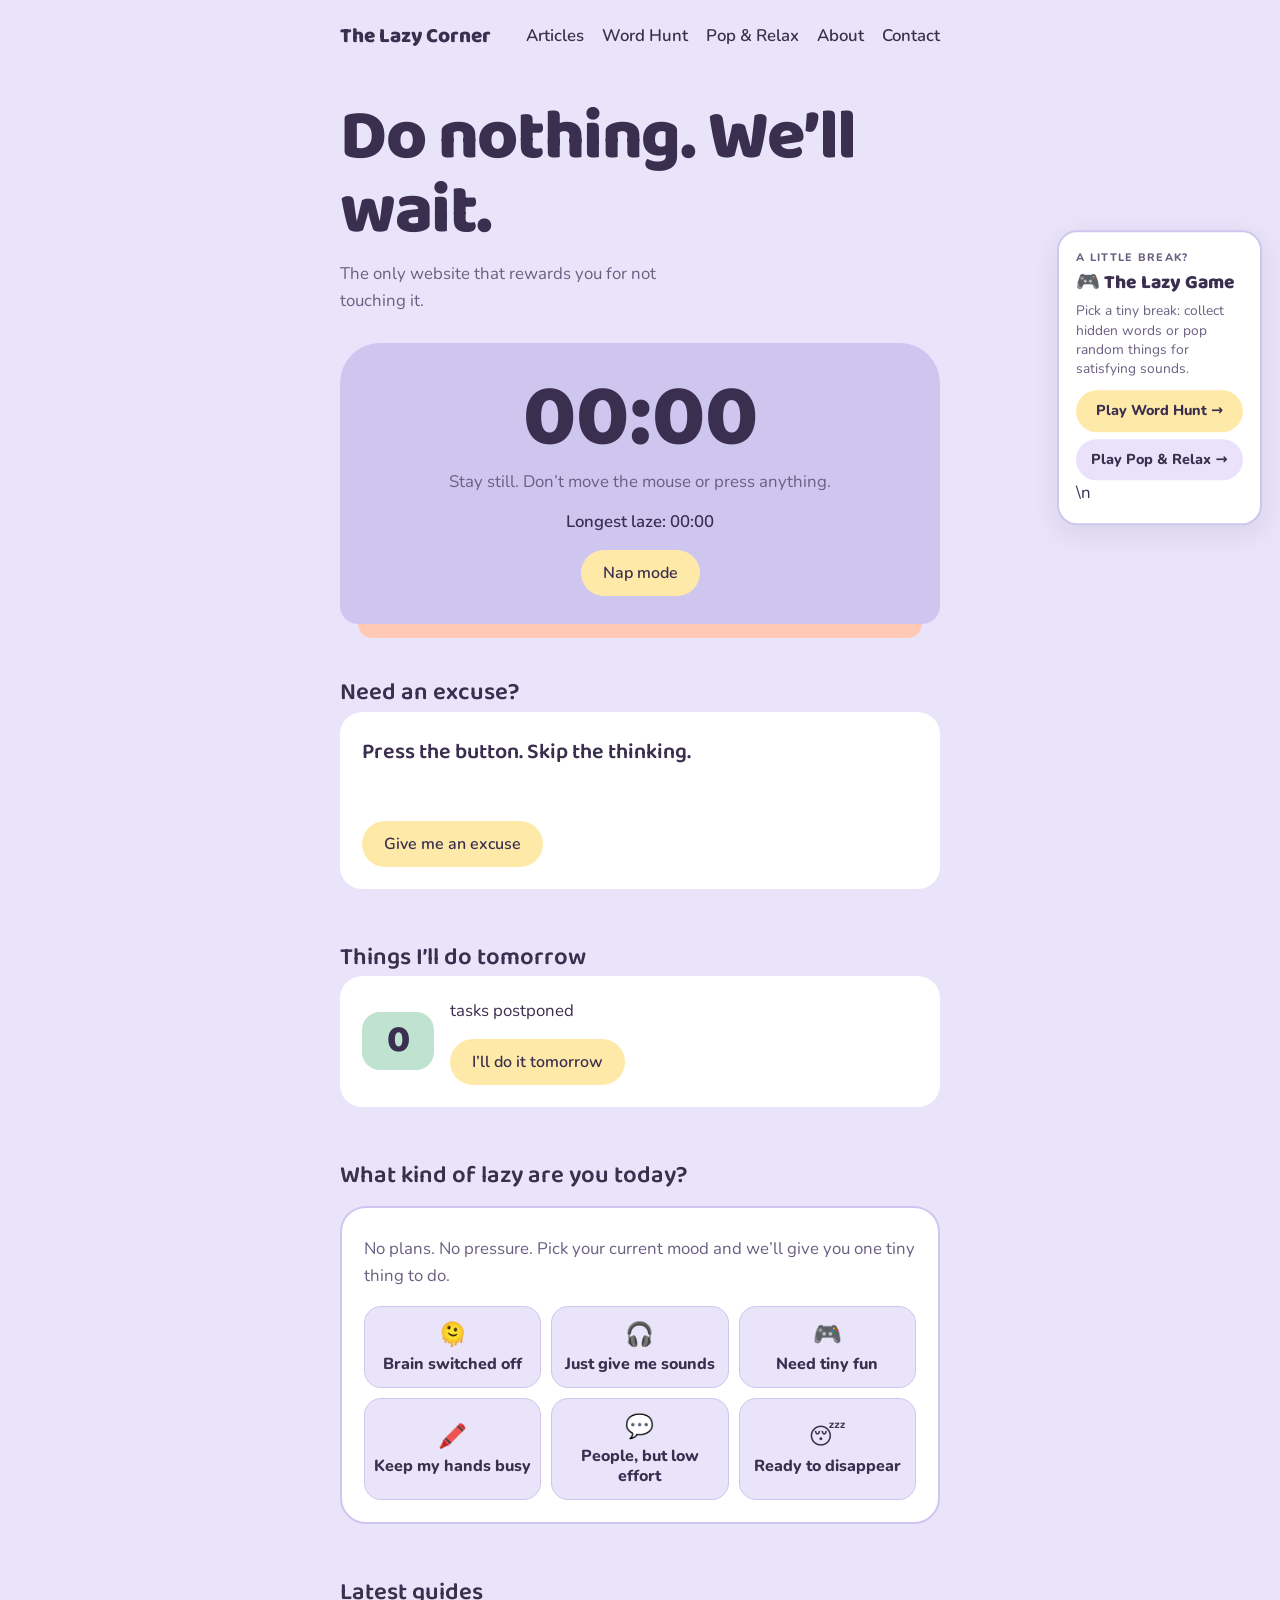
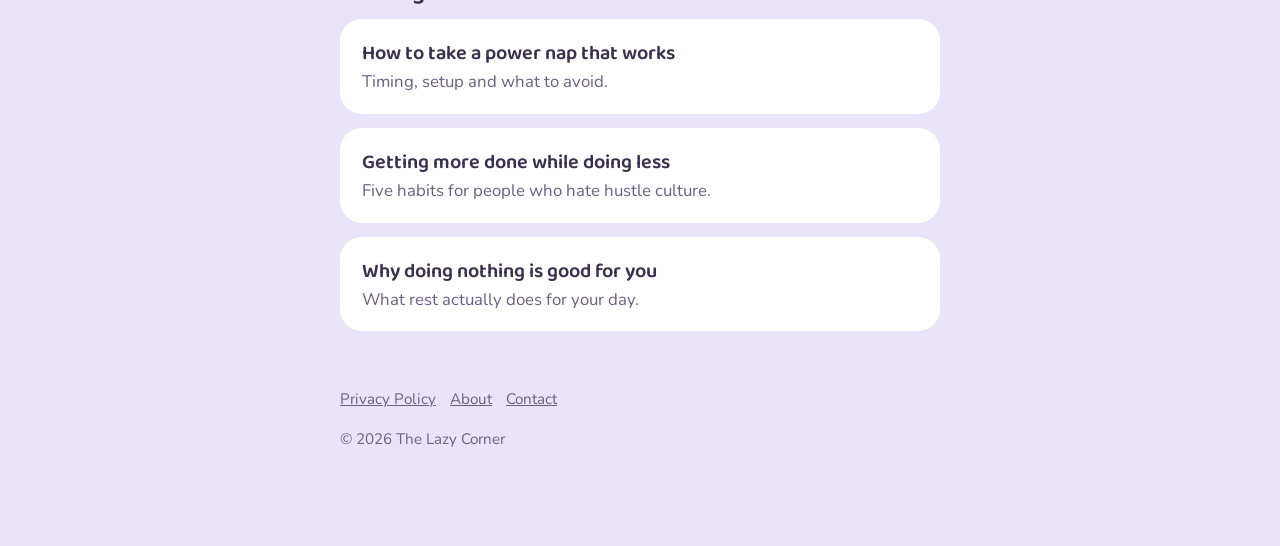
<file: index.html>
<!DOCTYPE html>
<html lang="en">
<head>
<!-- Google Tag Manager -->
<script>(function(w,d,s,l,i){w[l]=w[l]||[];w[l].push({'gtm.start':
new Date().getTime(),event:'gtm.js'});var f=d.getElementsByTagName(s)[0],
j=d.createElement(s),dl=l!='dataLayer'?'&l='+l:'';j.async=true;j.src=
'https://www.googletagmanager.com/gtm.js?id='+i+dl;f.parentNode.insertBefore(j,f);
})(window,document,'script','dataLayer','GTM-PF8PZQJV');</script>
<!-- End Google Tag Manager -->

<meta charset="utf-8">
<meta name="viewport" content="width=device-width, initial-scale=1, viewport-fit=cover">
<title>The Lazy Corner: a website for doing nothing</title>
<meta name="description" content="A free website for being lazy: a do-nothing timer, nap mode, an excuse generator and honest guides to resting well.">
<meta name="robots" content="index, follow, max-image-preview:large">
<link rel="canonical" href="https://letscrackitt.github.io/lazyaahh/">
<meta name="theme-color" content="#E9E4FA">
<meta property="og:type" content="website">
<meta property="og:site_name" content="The Lazy Corner">
<meta property="og:title" content="The Lazy Corner: a website for doing nothing">
<meta property="og:description" content="A free website for being lazy: a do-nothing timer, nap mode, an excuse generator and honest guides to resting well.">
<meta property="og:url" content="https://letscrackitt.github.io/lazyaahh/">
<meta name="twitter:card" content="summary">
<meta name="twitter:title" content="The Lazy Corner: a website for doing nothing">
<meta name="twitter:description" content="A free website for being lazy: a do-nothing timer, nap mode, an excuse generator and honest guides to resting well.">
<link rel="stylesheet" href="https://fonts.googleapis.com/css2?family=Baloo+2:wght@600;800&family=Nunito:wght@400;600&display=swap">
<link rel="stylesheet" href="style.css">
<style>
.lazy-game-float{position:fixed;right:18px;top:42%;transform:translateY(-50%);z-index:15;width:205px;padding:17px;background:var(--surface);border:2px solid var(--pillow);border-radius:20px;box-shadow:0 8px 28px #30204418;color:var(--ink)}
.lazy-game-float .lazy-game-kicker{display:block;font-size:.68rem;letter-spacing:.12em;font-weight:800;color:var(--muted)}
.lazy-game-float strong{display:block;font:800 1.2rem/1.2 "Baloo 2",system-ui,sans-serif;margin:5px 0}
.lazy-game-float p{font-size:.86rem;line-height:1.4;margin:7px 0 12px;color:var(--muted)}
.lazy-game-float a{display:block;text-align:center;text-decoration:none;background:var(--butter);color:var(--ink);font-weight:800;border-radius:999px;padding:9px 10px;font-size:.9rem}
.lazy-game-float a:hover{filter:brightness(.96)}
@media(max-width:1050px){.lazy-game-float{top:auto;right:12px;bottom:12px;transform:none;width:auto;max-width:calc(100vw - 24px);display:flex;align-items:center;gap:10px;padding:9px 12px;border-radius:999px}.lazy-game-float .lazy-game-kicker,.lazy-game-float p{display:none}.lazy-game-float strong{font-size:1rem;margin:0;white-space:nowrap}.lazy-game-float a{padding:8px 13px;white-space:nowrap}}

/* Lazy mood picker */
.lazy-picker{background:var(--surface);border:2px solid var(--pillow);border-radius:26px;padding:22px;margin-top:18px}
.lazy-picker-intro{color:var(--muted);margin:6px 0 16px}
.lazy-moods{display:grid;grid-template-columns:repeat(3,minmax(0,1fr));gap:10px}
.lazy-mood{margin:0;padding:13px 9px;background:var(--bg);border:1px solid var(--pillow);border-radius:17px;font-weight:800;line-height:1.25;min-height:76px}
.lazy-mood span{display:block;font-size:1.45rem;margin-bottom:5px}
.lazy-mood[aria-pressed="true"]{background:var(--mint);border-color:var(--ink)}
.lazy-pick-result{display:none;margin-top:15px;padding:17px;border-radius:18px;background:var(--bg)}
.lazy-pick-result.show{display:block}
.lazy-pick-result p{font:600 1.2rem/1.35 "Baloo 2",system-ui,sans-serif;margin:0 0 12px}
.lazy-pick-result a,.lazy-pick-result button{display:inline-block;margin:0 7px 0 0;padding:9px 15px;border-radius:999px;background:var(--butter);color:var(--ink);text-decoration:none;font-weight:800;font-size:.92rem;border:0}
.lazy-pick-result .another{background:var(--surface);border:1px solid var(--pillow)}
@media(max-width:460px){.lazy-moods{grid-template-columns:repeat(2,minmax(0,1fr))}.lazy-picker{padding:17px}}
</style>

<script type="application/ld+json">
{
  "@context": "https://schema.org",
  "@type": "WebSite",
  "name": "The Lazy Corner",
  "url": "https://letscrackitt.github.io/lazyaahh/",
  "description": "A free website for being lazy: a do-nothing timer, nap mode, an excuse generator and honest guides to resting well.",
  "inLanguage": "en"
}
</script>
</head>
<body>
<!-- Google Tag Manager (noscript) -->
<noscript><iframe src="https://www.googletagmanager.com/ns.html?id=GTM-PF8PZQJV" height="0" width="0" style="display:none;visibility:hidden"></iframe></noscript>
<!-- End Google Tag Manager (noscript) -->

<nav class="top" aria-label="Main"><a href="index.html">The Lazy Corner</a><a href="articles.html">Articles</a><a href="word-hunt.html">Word Hunt</a><a href="pop-relax.html">Pop & Relax</a><a href="about.html">About</a><a href="contact.html">Contact</a></nav>
<main>
  <h1>Do nothing. We’ll wait.</h1>
  <p class="lead">The only website that rewards you for not touching it.</p>

  <div class="couch" aria-live="off">
    <div class="timer" id="timer">00:00</div>
    <p class="status" id="status">Stay still. Don’t move the mouse or press anything.</p>
    <p class="best">Longest laze: <span id="best">00:00</span></p>
    <button id="napBtn" type="button">Nap mode</button>
  </div>

  <section>
    <h2>Need an excuse?</h2>
    <div class="card">
      <p class="excuse" id="excuse">Press the button. Skip the thinking.</p>
      <button id="exBtn" type="button">Give me an excuse</button>
    </div>
  </section>

  <section>
    <h2>Things I’ll do tomorrow</h2>
    <div class="card tmr">
      <div class="n" id="tmrN">0</div>
      <div>
        <div>tasks postponed</div>
        <button id="tmrBtn" type="button">I’ll do it tomorrow</button>
      </div>
    </div>
  </section>


  <section id="lazy-mood">
    <h2>What kind of lazy are you today?</h2>
    <div class="lazy-picker">
      <p class="lazy-picker-intro">No plans. No pressure. Pick your current mood and we’ll give you one tiny thing to do.</p>
      <div class="lazy-moods" role="group" aria-label="Choose your lazy mood">
        <button class="lazy-mood" type="button" data-mood="brain"><span>🫠</span>Brain switched off</button>
        <button class="lazy-mood" type="button" data-mood="sound"><span>🎧</span>Just give me sounds</button>
        <button class="lazy-mood" type="button" data-mood="fun"><span>🎮</span>Need tiny fun</button>
        <button class="lazy-mood" type="button" data-mood="hands"><span>🖍️</span>Keep my hands busy</button>
        <button class="lazy-mood" type="button" data-mood="social"><span>💬</span>People, but low effort</button>
        <button class="lazy-mood" type="button" data-mood="sleep"><span>😴</span>Ready to disappear</button>
      </div>
      <div class="lazy-pick-result" id="lazyPickResult" aria-live="polite">
        <p id="lazyPickText"></p>
        <div id="lazyPickAction"></div>
      </div>
    </div>
  </section>

    <section><h2>Latest guides</h2><div class="list"><a href="how-to-take-a-power-nap.html"><b>How to take a power nap that works</b><span>Timing, setup and what to avoid.</span></a><a href="lazy-productivity.html"><b>Getting more done while doing less</b><span>Five habits for people who hate hustle culture.</span></a><a href="why-rest-matters.html"><b>Why doing nothing is good for you</b><span>What rest actually does for your day.</span></a></div></section>

  <footer><a href="privacy.html">Privacy Policy</a><a href="about.html">About</a><a href="contact.html">Contact</a><p>© 2026 The Lazy Corner</p></footer>
</main>


<aside class="lazy-game-float" aria-label="The Lazy Game">
  <span class="lazy-game-kicker">A LITTLE BREAK?</span>
  <strong>🎮 The Lazy Game</strong>
  <p>Pick a tiny break: collect hidden words or pop random things for satisfying sounds.</p>
  <a href="word-hunt.html">Play Word Hunt <span aria-hidden="true">→</span></a>
  <a href="pop-relax.html" style="margin-top:7px;background:#e9e2fa">Play Pop & Relax <span aria-hidden="true">→</span></a>\n  
</aside>

<div class="nap" id="nap" role="dialog" aria-label="Nap mode">
  <div class="z" aria-hidden="true"><b>z z z</b></div>
  <div>Shh. Tap or press any key to wake up.</div>
</div>

<script>
(function(){
  var timerEl=document.getElementById('timer'), statusEl=document.getElementById('status'),
      bestEl=document.getElementById('best'), nap=document.getElementById('nap');
  var last=Date.now(), best=0, lastX=null, lastY=null, napping=false;
  try{best=parseInt(localStorage.getItem('lazyBest')||'0',10)||0}catch(e){}
  function fmt(s){var m=Math.floor(s/60),r=s%60;return (m<10?'0':'')+m+':'+(r<10?'0':'')+r}
  bestEl.textContent=fmt(best);
  var msgs=[[0,'Stay still. Don’t move the mouse or press anything.'],[10,'Nice. You’re doing great at nothing.'],
    [30,'Professional-level laziness.'],[60,'One whole minute. Legendary.'],[120,'You’ve earned a snack. Do not get it.']];
  function reset(){
    var secs=Math.floor((Date.now()-last)/1000);
    if(secs>best){best=secs;bestEl.textContent=fmt(best);try{localStorage.setItem('lazyBest',String(best))}catch(e){}
      if(secs>=5)statusEl.textContent='New record. Ugh, so much effort.'}
    else if(secs>=5)statusEl.textContent='You moved. Back to the start.';
    last=Date.now();
    if(napping){napping=false;nap.classList.remove('on')}
  }
  function tick(){
    var s=Math.floor((Date.now()-last)/1000);
    timerEl.textContent=fmt(s);
    for(var i=msgs.length-1;i>=0;i--){if(s>=msgs[i][0]&&s>0){statusEl.textContent=msgs[i][1];break}}
  }
  setInterval(tick,500);
  document.addEventListener('mousemove',function(e){
    if(lastX===null){lastX=e.clientX;lastY=e.clientY;return}
    if(Math.abs(e.clientX-lastX)+Math.abs(e.clientY-lastY)>12){reset()}
    lastX=e.clientX;lastY=e.clientY;
  });
  ['keydown','touchstart','scroll','wheel'].forEach(function(ev){document.addEventListener(ev,reset,{passive:true})});
  document.addEventListener('click',function(e){
    if(napping){reset();return}
    if(e.target.closest('button')){last=Date.now();return}
    reset();
  });

  document.getElementById('napBtn').addEventListener('click',function(e){
    e.stopPropagation();last=Date.now();napping=true;nap.classList.add('on');
  });

  var excuses=['I would, but my couch has a very strong gravitational pull.','My to-do list and I are taking some time apart.',
    'The weather is doing that thing again.','I’m saving my energy for something important. I haven’t decided what.',
    'I’m currently in a thinking phase. It might last until Thursday.','Mercury is doing something. I looked it up. Nobody could explain.',
    'I tried, but the thought of it was already exhausting.','My battery is at 3% and I’m not charging it.',
    'It’s technically not a deadline until someone reminds me twice.','I’d love to, but I just sat down.',
    'That sounds like a future me problem.','I’m in a very important staring-at-the-ceiling meeting.'];
  var exEl=document.getElementById('excuse'), prev=-1;
  document.getElementById('exBtn').addEventListener('click',function(){
    var i;do{i=Math.floor(Math.random()*excuses.length)}while(i===prev);
    prev=i;exEl.textContent=excuses[i];
  });

  var tmr=0, tmrEl=document.getElementById('tmrN');
  document.getElementById('tmrBtn').addEventListener('click',function(){tmr++;tmrEl.textContent=tmr});

  var lazyPicks={
    brain:[
      {text:'Put on a comfort show or a familiar YouTube video. Choose something you don’t have to concentrate on.',label:'Find something to watch',url:'https://www.youtube.com/results?search_query=comfort+watch+videos'},
      {text:'Give yourself a guilt-free 10-minute scroll. Set a tiny boundary so one video doesn’t become three hours.',label:'Open YouTube Shorts',url:'https://www.youtube.com/shorts'},
      {text:'Watch tiny animals being ridiculous. It is a perfectly valid use of a break.',label:'Watch animal videos',url:'https://www.youtube.com/results?search_query=funny+animal+videos'}
    ],
    sound:[
      {text:'Put on a playlist and lie down. No need to skip every song; let it run.',label:'Find a chill playlist',url:'https://www.youtube.com/results?search_query=chill+playlist'},
      {text:'Try a low-stakes podcast or audiobook while you stare at the ceiling.',label:'Find a podcast',url:'https://www.youtube.com/results?search_query=light+fun+podcast'},
      {text:'Let rain, café chatter or soft background noise fill the room.',label:'Play rain sounds',url:'https://www.youtube.com/results?search_query=rain+sounds+for+relaxing'}
    ],
    fun:[
      {text:'Pop random things until your brain gets its tiny moment of joy.',label:'Play Pop & Relax',url:'pop-relax.html'},
      {text:'Hunt for hidden words. It’s a tiny challenge with absolutely no consequences.',label:'Play Word Hunt',url:'word-hunt.html'}
    ],
    hands:[
      {text:'Doodle the same tiny shape all over a page. It does not need to become art.'},
      {text:'Colour something while listening to music. Even a pen and the back of an old envelope will do.'},
      {text:'Make a tiny paper thing, fold a few clothes, or sort one small pile. Stop whenever it stops being relaxing.'},
      {text:'Try a simple word search, jigsaw or a few rounds of a puzzle. No streaks, no pressure.'}
    ],
    social:[
      {text:'Send someone a meme with no explanation. Let the meme do the talking.'},
      {text:'Send a 20-second voice note to someone you like. It doesn’t need to become a full conversation.'},
      {text:'Ask a friend what they’re eating or watching right now. Low-effort conversation starter.'}
    ],
    sleep:[
      {text:'If you’re sleepy, try a short 15–20 minute nap. Keep it gentle and set an alarm.',label:'Open Nap Mode',action:'nap'},
      {text:'Do absolutely nothing for one minute. Unclench your jaw, drop your shoulders and let the room be quiet.',label:'Start doing nothing',action:'still'}
    ]
  };
  var moodButtons=document.querySelectorAll('.lazy-mood'),pickBox=document.getElementById('lazyPickResult'),pickText=document.getElementById('lazyPickText'),pickAction=document.getElementById('lazyPickAction'),activeMood='';
  function showLazyPick(mood){
    activeMood=mood;
    moodButtons.forEach(function(b){b.setAttribute('aria-pressed',b.dataset.mood===mood?'true':'false')});
    var options=lazyPicks[mood],choice=options[Math.floor(Math.random()*options.length)];
    pickText.textContent=choice.text;pickAction.innerHTML='';
    if(choice.url){var a=document.createElement('a');a.href=choice.url;a.textContent=choice.label;a.target='_blank';a.rel='noopener';if(choice.url.indexOf('.html')>-1){a.removeAttribute('target');a.removeAttribute('rel')}pickAction.appendChild(a)}
    if(choice.action==='nap'){var b=document.createElement('button');b.type='button';b.textContent=choice.label;b.addEventListener('click',function(){document.getElementById('napBtn').click()});pickAction.appendChild(b)}
    if(choice.action==='still'){var b2=document.createElement('button');b2.type='button';b2.textContent=choice.label;b2.addEventListener('click',function(){document.getElementById('timer').scrollIntoView({behavior:'smooth',block:'center'});document.getElementById('status').textContent='One quiet minute. You do not have to do anything.';});pickAction.appendChild(b2)}
    var again=document.createElement('button');again.type='button';again.className='another';again.textContent='Give me another idea';again.addEventListener('click',function(){showLazyPick(mood)});pickAction.appendChild(again);
    pickBox.classList.add('show');
  }
  moodButtons.forEach(function(b){b.setAttribute('aria-pressed','false');b.addEventListener('click',function(){showLazyPick(b.dataset.mood)})});

})();
</script>
</body>
</html>
</file>
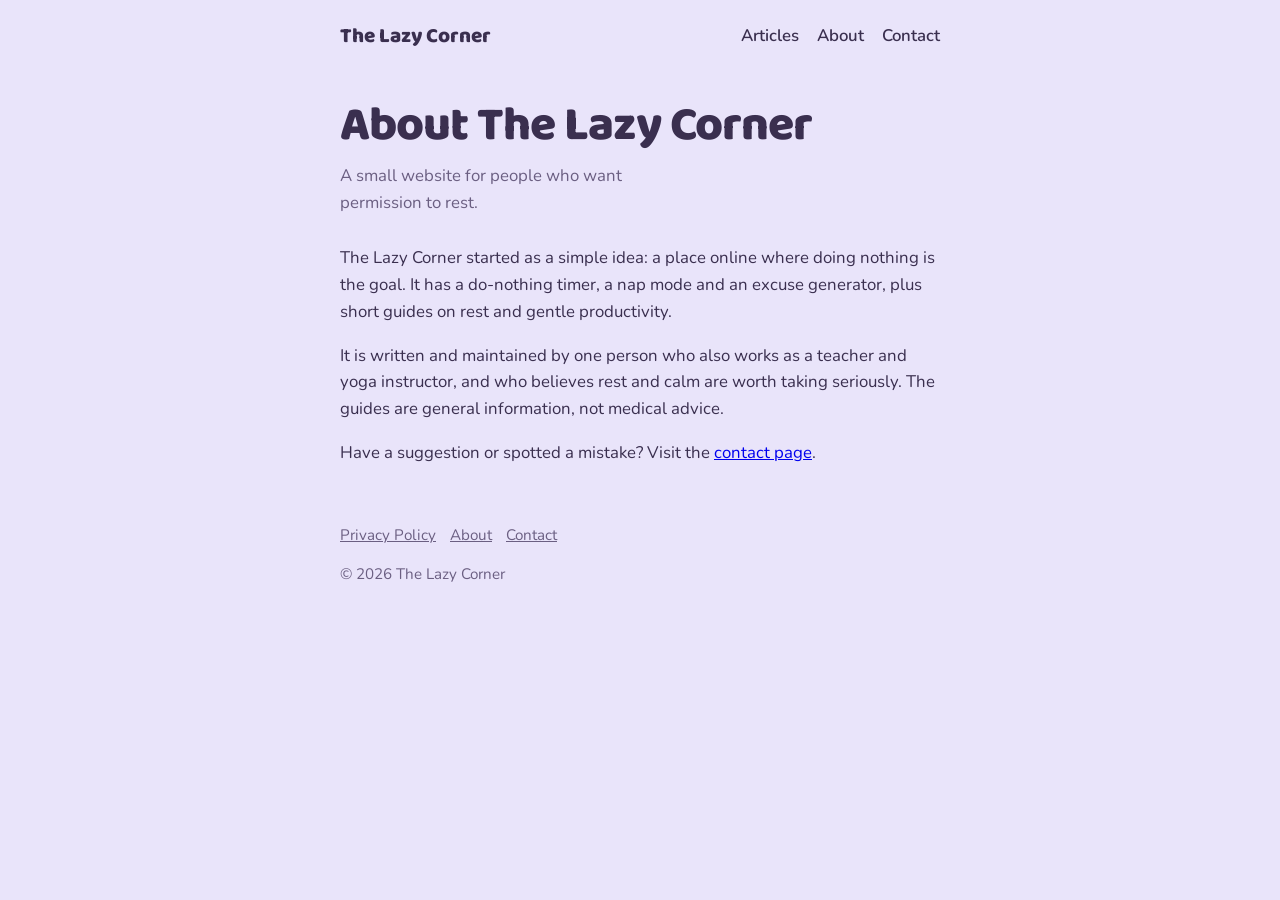
<file: about.html>
<!DOCTYPE html>
<html lang="en"><head>
<!-- Google Tag Manager -->
<script>(function(w,d,s,l,i){w[l]=w[l]||[];w[l].push({'gtm.start':
new Date().getTime(),event:'gtm.js'});var f=d.getElementsByTagName(s)[0],
j=d.createElement(s),dl=l!='dataLayer'?'&l='+l:'';j.async=true;j.src=
'https://www.googletagmanager.com/gtm.js?id='+i+dl;f.parentNode.insertBefore(j,f);
})(window,document,'script','dataLayer','GTM-PF8PZQJV');</script>
<!-- End Google Tag Manager -->
<meta charset="utf-8"><meta name="viewport" content="width=device-width, initial-scale=1, viewport-fit=cover">
<title>About | The Lazy Corner</title><meta name="description" content="About The Lazy Corner, a free website that helps people rest, relax and stop feeling guilty about it.">
<meta name="robots" content="index, follow, max-image-preview:large">
<link rel="canonical" href="https://letscrackitt.github.io/lazyaahh/about.html">
<meta name="theme-color" content="#E9E4FA">
<meta property="og:type" content="article">
<meta property="og:site_name" content="The Lazy Corner">
<meta property="og:title" content="About | The Lazy Corner">
<meta property="og:description" content="About The Lazy Corner, a free website that helps people rest, relax and stop feeling guilty about it.">
<meta property="og:url" content="https://letscrackitt.github.io/lazyaahh/about.html">
<meta name="twitter:card" content="summary">
<meta name="twitter:title" content="About | The Lazy Corner">
<meta name="twitter:description" content="About The Lazy Corner, a free website that helps people rest, relax and stop feeling guilty about it.">
<link rel="stylesheet" href="https://fonts.googleapis.com/css2?family=Baloo+2:wght@600;800&family=Nunito:wght@400;600&display=swap">
<link rel="stylesheet" href="style.css">
<!-- PASTE YOUR ADSENSE CODE HERE, after approval or when AdSense asks for it -->
</head><body>
<!-- Google Tag Manager (noscript) -->
<noscript><iframe src="https://www.googletagmanager.com/ns.html?id=GTM-PF8PZQJV" height="0" width="0" style="display:none;visibility:hidden"></iframe></noscript>
<!-- End Google Tag Manager (noscript) -->
<nav class="top" aria-label="Main"><a href="index.html">The Lazy Corner</a><a href="articles.html">Articles</a><a href="about.html">About</a><a href="contact.html">Contact</a></nav><main><article><h1>About The Lazy Corner</h1>
<p class="lead">A small website for people who want permission to rest.</p>
<p>The Lazy Corner started as a simple idea: a place online where doing nothing is the goal. It has a do-nothing timer, a nap mode and an excuse generator, plus short guides on rest and gentle productivity.</p>
<p>It is written and maintained by one person who also works as a teacher and yoga instructor, and who believes rest and calm are worth taking seriously. The guides are general information, not medical advice.</p>
<p>Have a suggestion or spotted a mistake? Visit the <a href="contact.html">contact page</a>.</p></article><footer><a href="privacy.html">Privacy Policy</a><a href="about.html">About</a><a href="contact.html">Contact</a><p>© 2026 The Lazy Corner</p></footer></main></body></html>
</file>
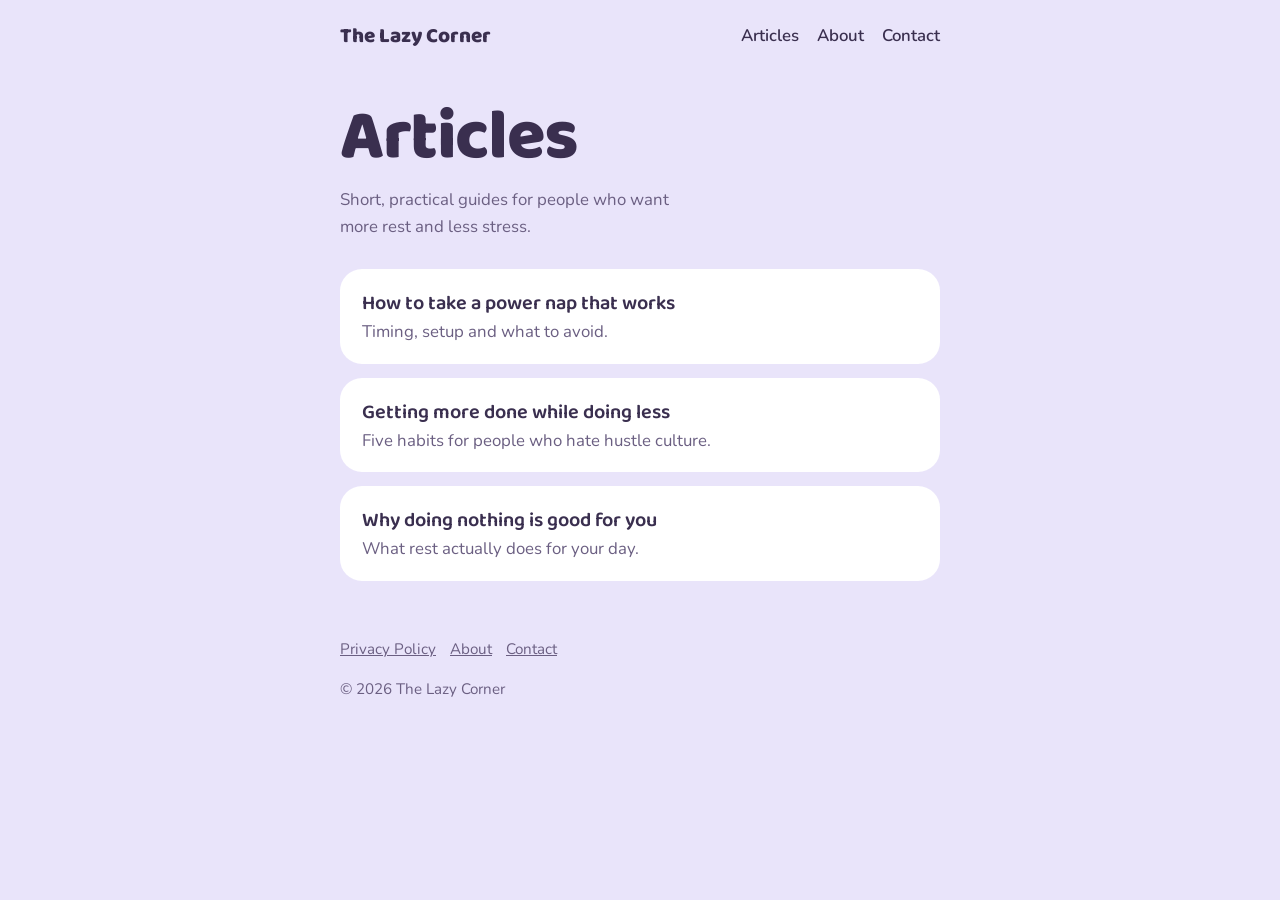
<file: articles.html>
<!DOCTYPE html>
<html lang="en"><head>
<!-- Google Tag Manager -->
<script>(function(w,d,s,l,i){w[l]=w[l]||[];w[l].push({'gtm.start':
new Date().getTime(),event:'gtm.js'});var f=d.getElementsByTagName(s)[0],
j=d.createElement(s),dl=l!='dataLayer'?'&l='+l:'';j.async=true;j.src=
'https://www.googletagmanager.com/gtm.js?id='+i+dl;f.parentNode.insertBefore(j,f);
})(window,document,'script','dataLayer','GTM-PF8PZQJV');</script>
<!-- End Google Tag Manager -->
<meta charset="utf-8"><meta name="viewport" content="width=device-width, initial-scale=1, viewport-fit=cover">
<title>Articles | The Lazy Corner</title><meta name="description" content="Guides on napping, resting and getting things done without burning out.">
<meta name="robots" content="index, follow, max-image-preview:large">
<link rel="canonical" href="https://letscrackitt.github.io/lazyaahh/articles.html">
<meta name="theme-color" content="#E9E4FA">
<meta property="og:type" content="website">
<meta property="og:site_name" content="The Lazy Corner">
<meta property="og:title" content="Articles | The Lazy Corner">
<meta property="og:description" content="Guides on napping, resting and getting things done without burning out.">
<meta property="og:url" content="https://letscrackitt.github.io/lazyaahh/articles.html">
<meta name="twitter:card" content="summary">
<meta name="twitter:title" content="Articles | The Lazy Corner">
<meta name="twitter:description" content="Guides on napping, resting and getting things done without burning out.">
<link rel="stylesheet" href="https://fonts.googleapis.com/css2?family=Baloo+2:wght@600;800&family=Nunito:wght@400;600&display=swap">
<link rel="stylesheet" href="style.css">
<!-- PASTE YOUR ADSENSE CODE HERE, after approval or when AdSense asks for it -->
</head><body>
<!-- Google Tag Manager (noscript) -->
<noscript><iframe src="https://www.googletagmanager.com/ns.html?id=GTM-PF8PZQJV" height="0" width="0" style="display:none;visibility:hidden"></iframe></noscript>
<!-- End Google Tag Manager (noscript) -->
<nav class="top" aria-label="Main"><a href="index.html">The Lazy Corner</a><a href="articles.html">Articles</a><a href="about.html">About</a><a href="contact.html">Contact</a></nav><main><h1>Articles</h1><p class="lead">Short, practical guides for people who want more rest and less stress.</p><div class="list"><a href="how-to-take-a-power-nap.html"><b>How to take a power nap that works</b><span>Timing, setup and what to avoid.</span></a><a href="lazy-productivity.html"><b>Getting more done while doing less</b><span>Five habits for people who hate hustle culture.</span></a><a href="why-rest-matters.html"><b>Why doing nothing is good for you</b><span>What rest actually does for your day.</span></a></div><footer><a href="privacy.html">Privacy Policy</a><a href="about.html">About</a><a href="contact.html">Contact</a><p>© 2026 The Lazy Corner</p></footer></main></body></html>
</file>
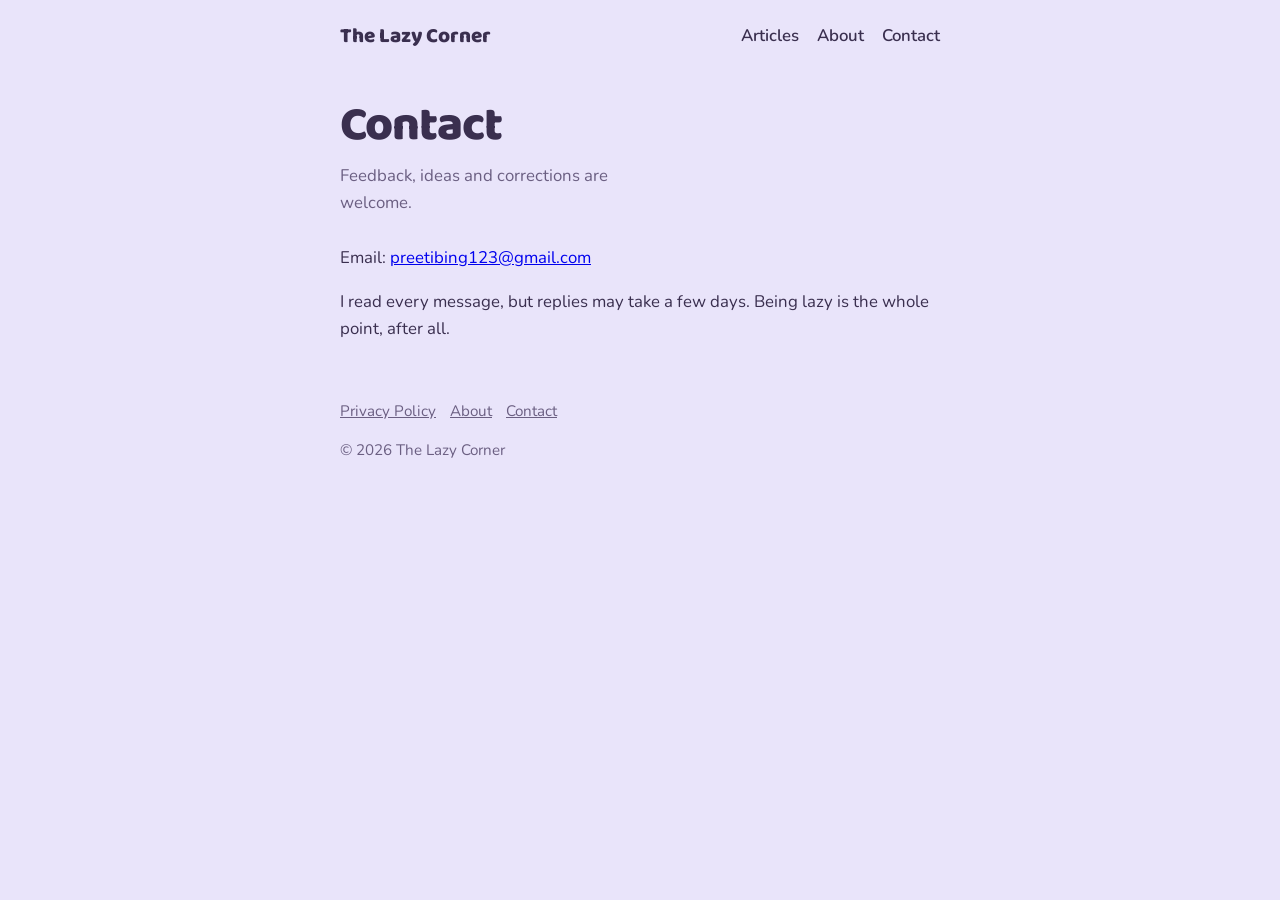
<file: contact.html>
<!DOCTYPE html>
<html lang="en"><head>
<!-- Google Tag Manager -->
<script>(function(w,d,s,l,i){w[l]=w[l]||[];w[l].push({'gtm.start':
new Date().getTime(),event:'gtm.js'});var f=d.getElementsByTagName(s)[0],
j=d.createElement(s),dl=l!='dataLayer'?'&l='+l:'';j.async=true;j.src=
'https://www.googletagmanager.com/gtm.js?id='+i+dl;f.parentNode.insertBefore(j,f);
})(window,document,'script','dataLayer','GTM-PF8PZQJV');</script>
<!-- End Google Tag Manager -->
<meta charset="utf-8"><meta name="viewport" content="width=device-width, initial-scale=1, viewport-fit=cover">
<title>Contact | The Lazy Corner</title><meta name="description" content="Contact The Lazy Corner with feedback, suggestions or questions.">
<meta name="robots" content="index, follow, max-image-preview:large">
<link rel="canonical" href="https://letscrackitt.github.io/lazyaahh/contact.html">
<meta name="theme-color" content="#E9E4FA">
<meta property="og:type" content="article">
<meta property="og:site_name" content="The Lazy Corner">
<meta property="og:title" content="Contact | The Lazy Corner">
<meta property="og:description" content="Contact The Lazy Corner with feedback, suggestions or questions.">
<meta property="og:url" content="https://letscrackitt.github.io/lazyaahh/contact.html">
<meta name="twitter:card" content="summary">
<meta name="twitter:title" content="Contact | The Lazy Corner">
<meta name="twitter:description" content="Contact The Lazy Corner with feedback, suggestions or questions.">
<link rel="stylesheet" href="https://fonts.googleapis.com/css2?family=Baloo+2:wght@600;800&family=Nunito:wght@400;600&display=swap">
<link rel="stylesheet" href="style.css">
<!-- PASTE YOUR ADSENSE CODE HERE, after approval or when AdSense asks for it -->
</head><body>
<!-- Google Tag Manager (noscript) -->
<noscript><iframe src="https://www.googletagmanager.com/ns.html?id=GTM-PF8PZQJV" height="0" width="0" style="display:none;visibility:hidden"></iframe></noscript>
<!-- End Google Tag Manager (noscript) -->
<nav class="top" aria-label="Main"><a href="index.html">The Lazy Corner</a><a href="articles.html">Articles</a><a href="about.html">About</a><a href="contact.html">Contact</a></nav><main><article><h1>Contact</h1><p class="lead">Feedback, ideas and corrections are welcome.</p>
<p>Email: <a href="mailto:preetibing123@gmail.com">preetibing123@gmail.com</a></p>
<p>I read every message, but replies may take a few days. Being lazy is the whole point, after all.</p></article><footer><a href="privacy.html">Privacy Policy</a><a href="about.html">About</a><a href="contact.html">Contact</a><p>© 2026 The Lazy Corner</p></footer></main></body></html>
</file>
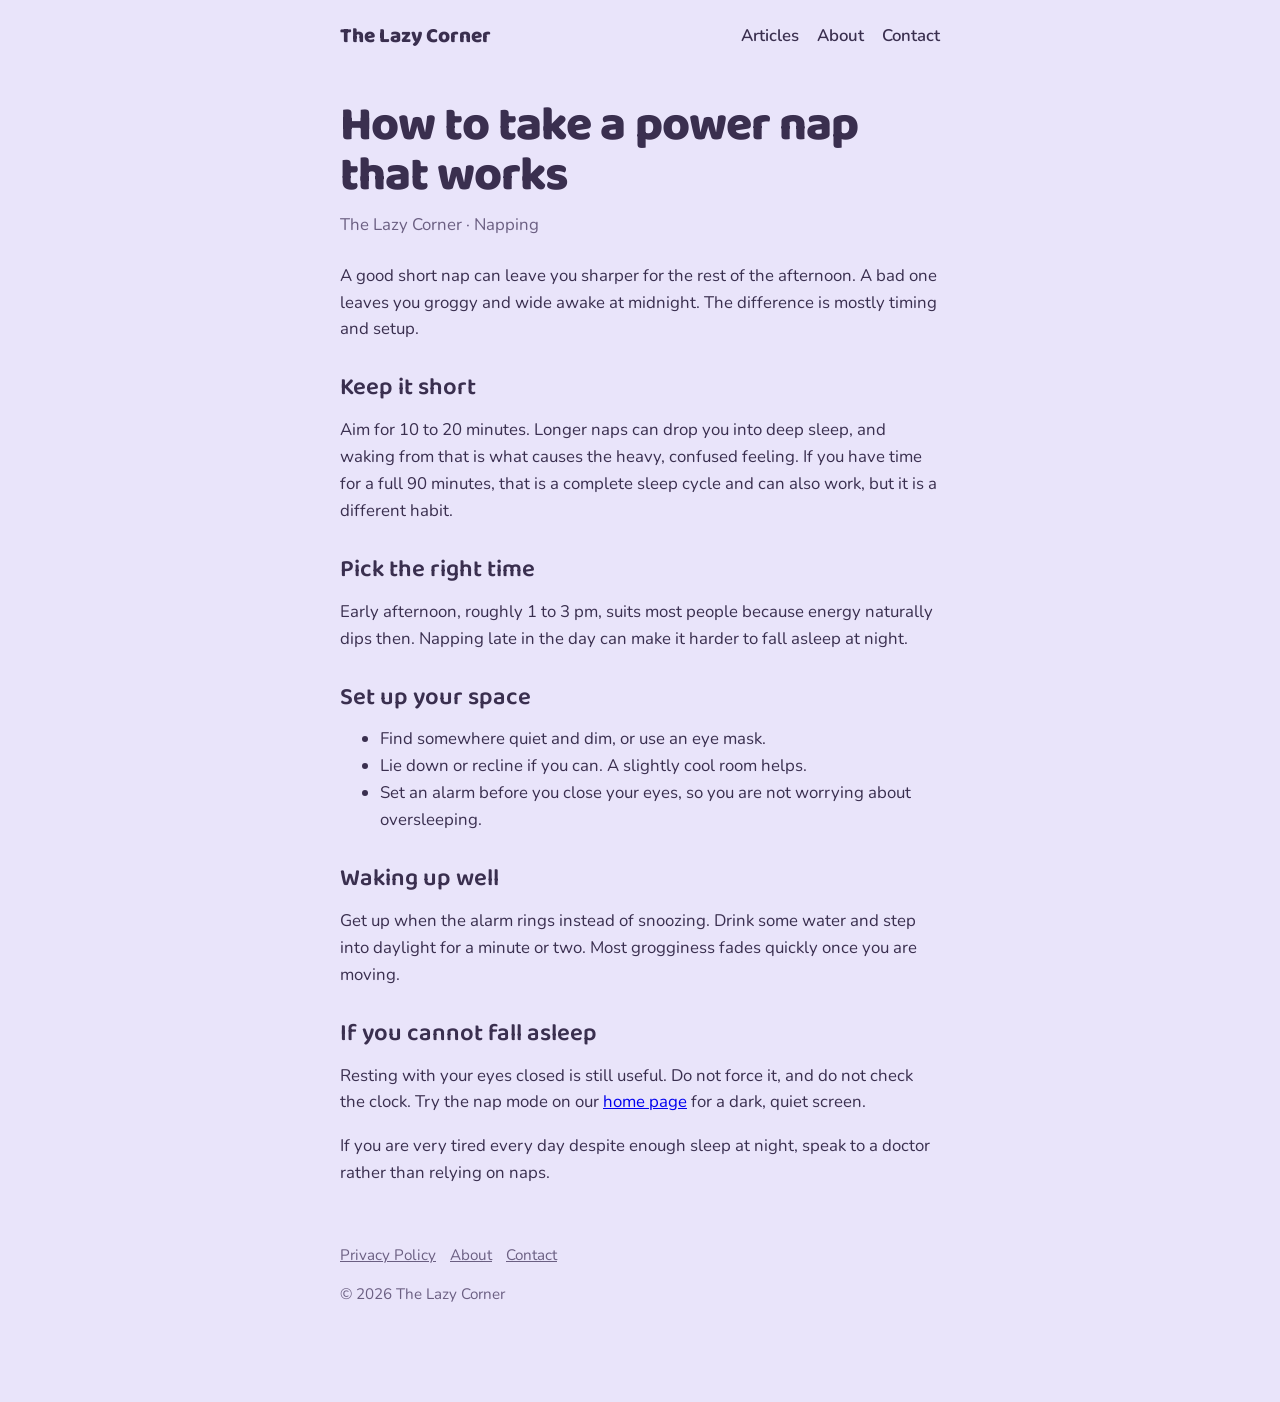
<file: how-to-take-a-power-nap.html>
<!DOCTYPE html>
<html lang="en"><head>
<!-- Google Tag Manager -->
<script>(function(w,d,s,l,i){w[l]=w[l]||[];w[l].push({'gtm.start':
new Date().getTime(),event:'gtm.js'});var f=d.getElementsByTagName(s)[0],
j=d.createElement(s),dl=l!='dataLayer'?'&l='+l:'';j.async=true;j.src=
'https://www.googletagmanager.com/gtm.js?id='+i+dl;f.parentNode.insertBefore(j,f);
})(window,document,'script','dataLayer','GTM-PF8PZQJV');</script>
<!-- End Google Tag Manager -->
<meta charset="utf-8"><meta name="viewport" content="width=device-width, initial-scale=1, viewport-fit=cover">
<title>How to Take a Power Nap That Works | The Lazy Corner</title><meta name="description" content="A simple guide to power napping: how long to sleep, when to nap and how to wake up without feeling groggy.">
<meta name="robots" content="index, follow, max-image-preview:large">
<link rel="canonical" href="https://letscrackitt.github.io/lazyaahh/how-to-take-a-power-nap.html">
<meta name="theme-color" content="#E9E4FA">
<meta property="og:type" content="article">
<meta property="og:site_name" content="The Lazy Corner">
<meta property="og:title" content="How to Take a Power Nap That Works | The Lazy Corner">
<meta property="og:description" content="A simple guide to power napping: how long to sleep, when to nap and how to wake up without feeling groggy.">
<meta property="og:url" content="https://letscrackitt.github.io/lazyaahh/how-to-take-a-power-nap.html">
<meta name="twitter:card" content="summary">
<meta name="twitter:title" content="How to Take a Power Nap That Works | The Lazy Corner">
<meta name="twitter:description" content="A simple guide to power napping: how long to sleep, when to nap and how to wake up without feeling groggy.">
<link rel="stylesheet" href="https://fonts.googleapis.com/css2?family=Baloo+2:wght@600;800&family=Nunito:wght@400;600&display=swap">
<link rel="stylesheet" href="style.css">
<!-- PASTE YOUR ADSENSE CODE HERE, after approval or when AdSense asks for it -->

<script type="application/ld+json">
{
  "@context": "https://schema.org",
  "@type": "Article",
  "headline": "How to Take a Power Nap That Works | The Lazy Corner",
  "description": "A simple guide to power napping: how long to sleep, when to nap and how to wake up without feeling groggy.",
  "mainEntityOfPage": "https://letscrackitt.github.io/lazyaahh/how-to-take-a-power-nap.html",
  "publisher": { "@type": "Organization", "name": "The Lazy Corner" },
  "inLanguage": "en"
}
</script>
</head><body>
<!-- Google Tag Manager (noscript) -->
<noscript><iframe src="https://www.googletagmanager.com/ns.html?id=GTM-PF8PZQJV" height="0" width="0" style="display:none;visibility:hidden"></iframe></noscript>
<!-- End Google Tag Manager (noscript) -->
<nav class="top" aria-label="Main"><a href="index.html">The Lazy Corner</a><a href="articles.html">Articles</a><a href="about.html">About</a><a href="contact.html">Contact</a></nav><main><article><h1>How to take a power nap that works</h1><p class="meta">The Lazy Corner · Napping</p>
<p>A good short nap can leave you sharper for the rest of the afternoon. A bad one leaves you groggy and wide awake at midnight. The difference is mostly timing and setup.</p>
<h2>Keep it short</h2><p>Aim for 10 to 20 minutes. Longer naps can drop you into deep sleep, and waking from that is what causes the heavy, confused feeling. If you have time for a full 90 minutes, that is a complete sleep cycle and can also work, but it is a different habit.</p>
<h2>Pick the right time</h2><p>Early afternoon, roughly 1 to 3 pm, suits most people because energy naturally dips then. Napping late in the day can make it harder to fall asleep at night.</p>
<h2>Set up your space</h2><ul><li>Find somewhere quiet and dim, or use an eye mask.</li><li>Lie down or recline if you can. A slightly cool room helps.</li><li>Set an alarm before you close your eyes, so you are not worrying about oversleeping.</li></ul>
<h2>Waking up well</h2><p>Get up when the alarm rings instead of snoozing. Drink some water and step into daylight for a minute or two. Most grogginess fades quickly once you are moving.</p>
<h2>If you cannot fall asleep</h2><p>Resting with your eyes closed is still useful. Do not force it, and do not check the clock. Try the nap mode on our <a href="index.html">home page</a> for a dark, quiet screen.</p>
<p>If you are very tired every day despite enough sleep at night, speak to a doctor rather than relying on naps.</p></article><footer><a href="privacy.html">Privacy Policy</a><a href="about.html">About</a><a href="contact.html">Contact</a><p>© 2026 The Lazy Corner</p></footer></main></body></html>
</file>
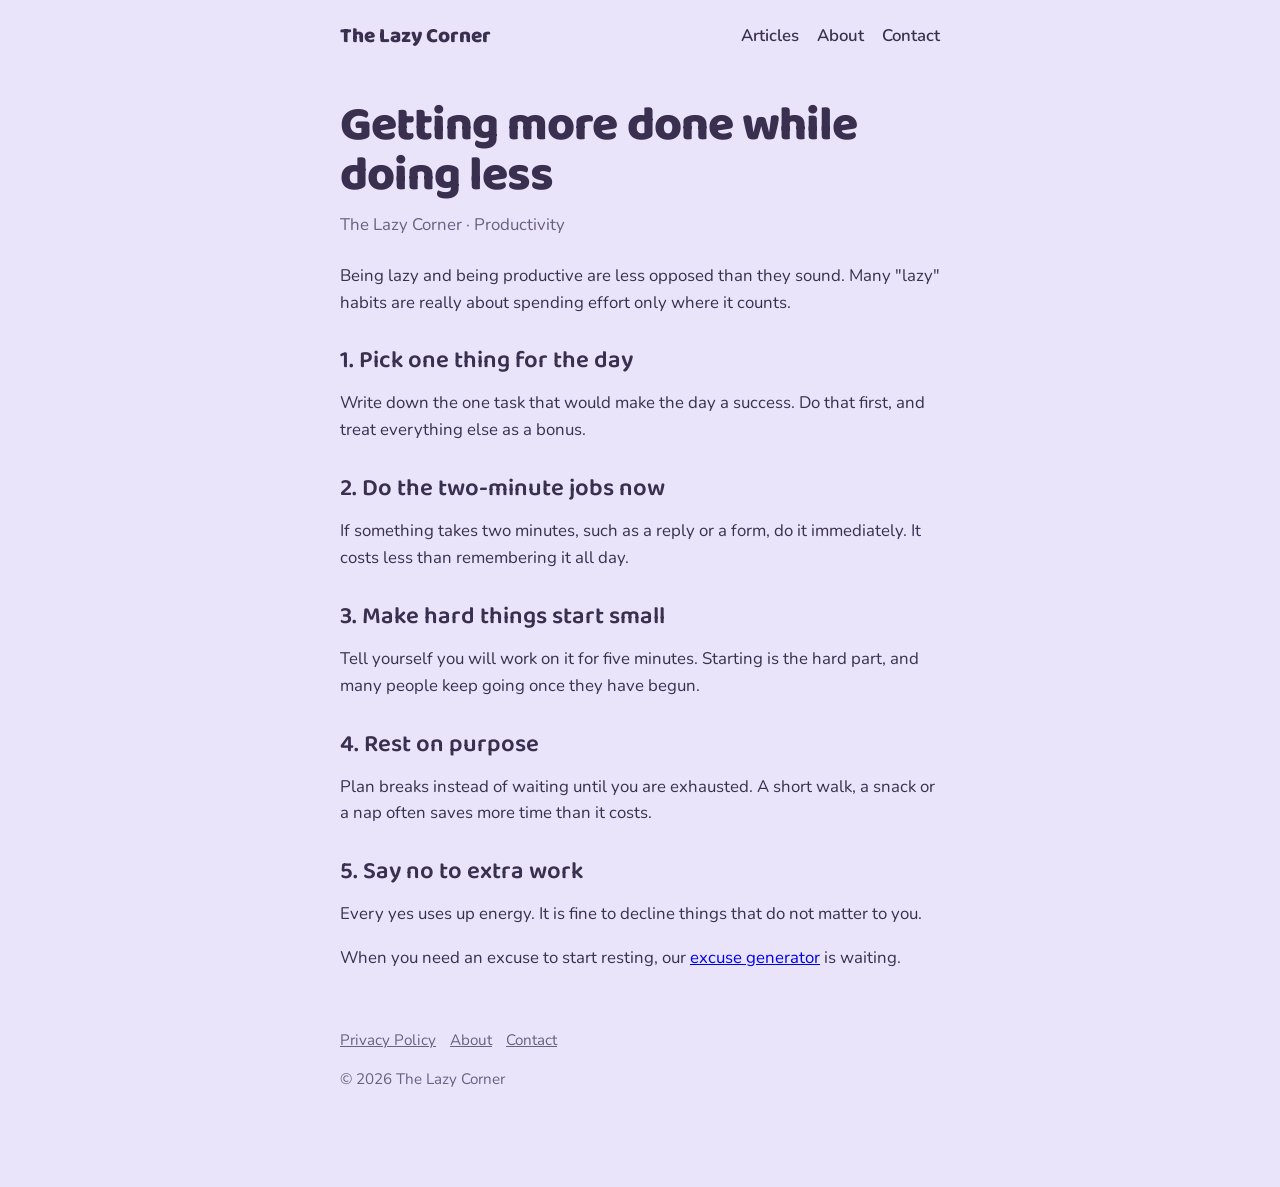
<file: lazy-productivity.html>
<!DOCTYPE html>
<html lang="en"><head>
<!-- Google Tag Manager -->
<script>(function(w,d,s,l,i){w[l]=w[l]||[];w[l].push({'gtm.start':
new Date().getTime(),event:'gtm.js'});var f=d.getElementsByTagName(s)[0],
j=d.createElement(s),dl=l!='dataLayer'?'&l='+l:'';j.async=true;j.src=
'https://www.googletagmanager.com/gtm.js?id='+i+dl;f.parentNode.insertBefore(j,f);
})(window,document,'script','dataLayer','GTM-PF8PZQJV');</script>
<!-- End Google Tag Manager -->
<meta charset="utf-8"><meta name="viewport" content="width=device-width, initial-scale=1, viewport-fit=cover">
<title>Getting More Done While Doing Less | The Lazy Corner</title><meta name="description" content="Five calm habits for getting important things done without burning out or following hustle culture.">
<meta name="robots" content="index, follow, max-image-preview:large">
<link rel="canonical" href="https://letscrackitt.github.io/lazyaahh/lazy-productivity.html">
<meta name="theme-color" content="#E9E4FA">
<meta property="og:type" content="article">
<meta property="og:site_name" content="The Lazy Corner">
<meta property="og:title" content="Getting More Done While Doing Less | The Lazy Corner">
<meta property="og:description" content="Five calm habits for getting important things done without burning out or following hustle culture.">
<meta property="og:url" content="https://letscrackitt.github.io/lazyaahh/lazy-productivity.html">
<meta name="twitter:card" content="summary">
<meta name="twitter:title" content="Getting More Done While Doing Less | The Lazy Corner">
<meta name="twitter:description" content="Five calm habits for getting important things done without burning out or following hustle culture.">
<link rel="stylesheet" href="https://fonts.googleapis.com/css2?family=Baloo+2:wght@600;800&family=Nunito:wght@400;600&display=swap">
<link rel="stylesheet" href="style.css">
<!-- PASTE YOUR ADSENSE CODE HERE, after approval or when AdSense asks for it -->

<script type="application/ld+json">
{
  "@context": "https://schema.org",
  "@type": "Article",
  "headline": "Getting More Done While Doing Less | The Lazy Corner",
  "description": "Five calm habits for getting important things done without burning out or following hustle culture.",
  "mainEntityOfPage": "https://letscrackitt.github.io/lazyaahh/lazy-productivity.html",
  "publisher": { "@type": "Organization", "name": "The Lazy Corner" },
  "inLanguage": "en"
}
</script>
</head><body>
<!-- Google Tag Manager (noscript) -->
<noscript><iframe src="https://www.googletagmanager.com/ns.html?id=GTM-PF8PZQJV" height="0" width="0" style="display:none;visibility:hidden"></iframe></noscript>
<!-- End Google Tag Manager (noscript) -->
<nav class="top" aria-label="Main"><a href="index.html">The Lazy Corner</a><a href="articles.html">Articles</a><a href="about.html">About</a><a href="contact.html">Contact</a></nav><main><article><h1>Getting more done while doing less</h1><p class="meta">The Lazy Corner · Productivity</p>
<p>Being lazy and being productive are less opposed than they sound. Many "lazy" habits are really about spending effort only where it counts.</p>
<h2>1. Pick one thing for the day</h2><p>Write down the one task that would make the day a success. Do that first, and treat everything else as a bonus.</p>
<h2>2. Do the two-minute jobs now</h2><p>If something takes two minutes, such as a reply or a form, do it immediately. It costs less than remembering it all day.</p>
<h2>3. Make hard things start small</h2><p>Tell yourself you will work on it for five minutes. Starting is the hard part, and many people keep going once they have begun.</p>
<h2>4. Rest on purpose</h2><p>Plan breaks instead of waiting until you are exhausted. A short walk, a snack or a nap often saves more time than it costs.</p>
<h2>5. Say no to extra work</h2><p>Every yes uses up energy. It is fine to decline things that do not matter to you.</p>
<p>When you need an excuse to start resting, our <a href="index.html">excuse generator</a> is waiting.</p></article><footer><a href="privacy.html">Privacy Policy</a><a href="about.html">About</a><a href="contact.html">Contact</a><p>© 2026 The Lazy Corner</p></footer></main></body></html>
</file>
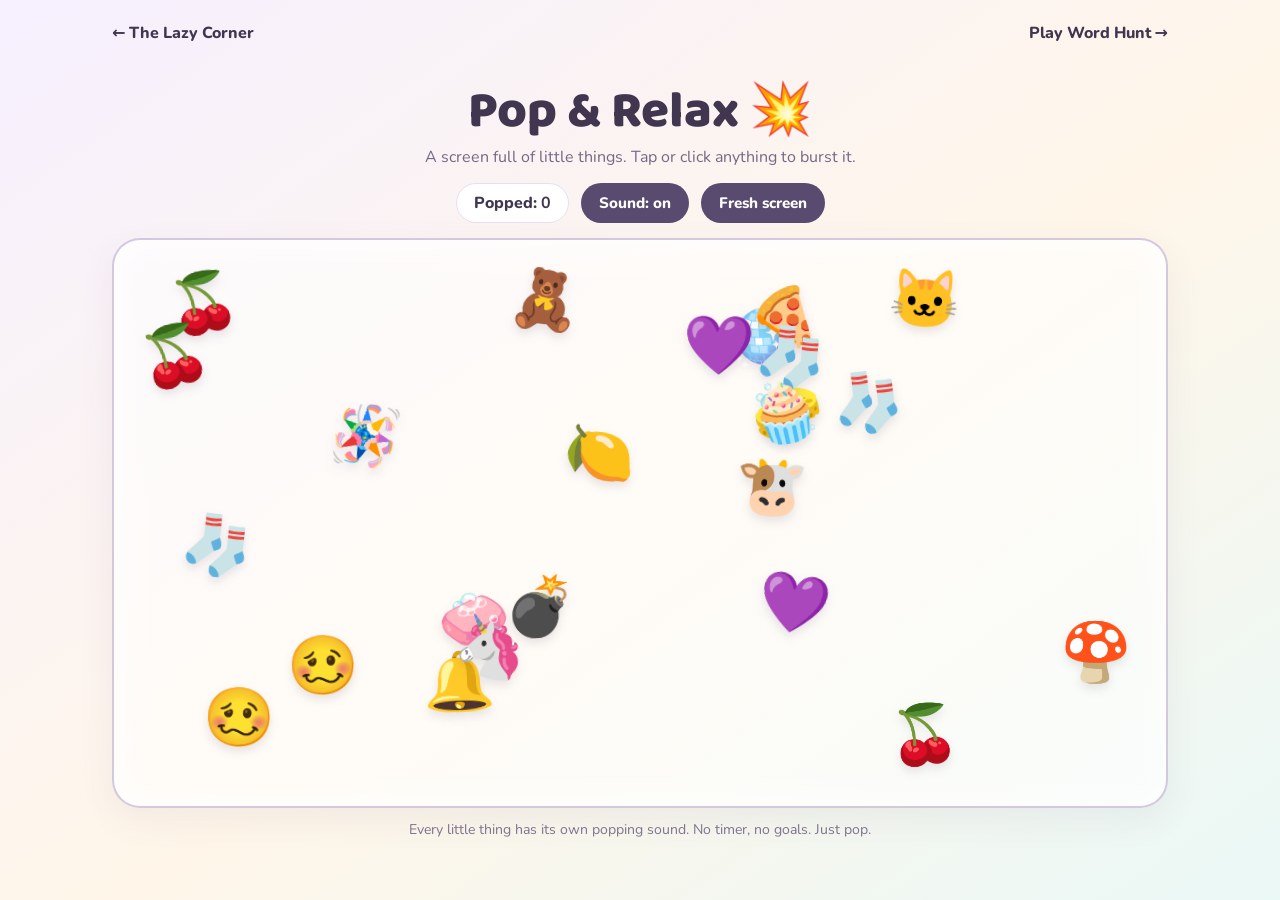
<file: pop-relax.html>
<!doctype html><html lang="en"><head><meta charset="utf-8"><meta name="viewport" content="width=device-width,initial-scale=1"><title>Pop & Relax | The Lazy Corner</title><meta name="description" content="A silly little stress-free popping game. Click the floating things and enjoy their sounds."><link rel="canonical" href="https://letscrackitt.github.io/lazyaahh/pop-relax.html"><link rel="stylesheet" href="https://fonts.googleapis.com/css2?family=Baloo+2:wght@600;800&family=Nunito:wght@400;600;800&display=swap"><style>
*{box-sizing:border-box}body{margin:0;min-height:100vh;background:linear-gradient(145deg,#f6f0ff,#fff6e9 55%,#eaf8f6);color:#40364f;font-family:Nunito,system-ui,sans-serif}header{max-width:1100px;margin:auto;padding:22px;display:flex;justify-content:space-between;gap:12px}header a{color:inherit;text-decoration:none;font-weight:800}main{max-width:1100px;margin:auto;padding:10px 22px 35px;text-align:center}h1{font:800 clamp(2rem,5vw,3.2rem)/1.1 'Baloo 2',sans-serif;margin:8px 0 0}.sub{margin:6px 0 15px;color:#746982}.tools{display:flex;align-items:center;justify-content:center;gap:12px;flex-wrap:wrap;margin:12px 0 15px}.count{background:#fff;border:1px solid #e7dff0;border-radius:999px;padding:8px 17px;font-weight:800}.tools button{border:0;border-radius:999px;background:#594b70;color:white;padding:10px 18px;font:800 .95rem Nunito;cursor:pointer}.playfield{position:relative;min-height:570px;border:2px solid rgba(177,158,198,.55);border-radius:28px;background:rgba(255,255,255,.58);box-shadow:inset 0 0 35px #fff,0 12px 35px #63517a13;overflow:hidden}.thing{position:absolute;display:grid;place-items:center;border:0;background:transparent;cursor:pointer;touch-action:manipulation;filter:drop-shadow(0 5px 5px #4b3c5b20);transition:transform .12s;animation:floaty 3.5s ease-in-out infinite alternate;user-select:none}.thing:hover{transform:scale(1.13) rotate(-7deg)}.thing span{display:block;font-size:clamp(2.2rem,5vw,3.6rem);line-height:1}.thing.burst{pointer-events:none;animation:burst .28s ease-out forwards}.spark{position:absolute;pointer-events:none;font-size:1.25rem;animation:spark .55s ease-out forwards}@keyframes floaty{from{translate:0 -4px}to{translate:0 5px}}@keyframes burst{0%{scale:1;opacity:1}55%{scale:1.55;opacity:.8}100%{scale:.1;opacity:0}}@keyframes spark{to{transform:translate(var(--x),var(--y)) rotate(100deg) scale(.2);opacity:0}}.hint{font-size:.88rem;color:#81758e;margin:12px 0}@media(max-width:600px){.playfield{min-height:610px}.thing span{font-size:2.5rem}}</style></head><body><header><a href="index.html">← The Lazy Corner</a><a href="word-hunt.html">Play Word Hunt →</a></header><main><h1>Pop & Relax 💥</h1><p class="sub">A screen full of little things. Tap or click anything to burst it.</p><div class="tools"><span class="count">Popped: <b id="score">0</b></span><button id="soundBtn" type="button">Sound: on</button><button id="resetBtn" type="button">Fresh screen</button></div><div class="playfield" id="field" aria-label="Click or tap the floating objects to pop them"></div><p class="hint">Every little thing has its own popping sound. No timer, no goals. Just pop.</p></main><script>
(function(){const field=document.getElementById('field'),scoreEl=document.getElementById('score'),soundBtn=document.getElementById('soundBtn');const things=[['🫧','bubble'],['🎈','balloon'],['🍓','fruit'],['🍋','fruit'],['🍒','fruit'],['⭐','star'],['💜','heart'],['🧸','toy'],['🪇','toy'],['🧁','treat'],['🍭','treat'],['🪷','flower'],['🐥','animal'],['🐸','animal'],['🪩','sparkle'],['💎','sparkle'],['☁️','cloud'],['🧿','sparkle'],['🍄','nature'],['🌼','flower'],['🐱','animal'],['🦆','animal'],['🐷','animal'],['🐮','animal'],['🦖','animal'],['👻','ghost'],['🤡','face'],['💩','face'],['🤪','face'],['🥴','face'],['🍉','fruit'],['🥒','food'],['🌮','food'],['🍕','food'],['🧦','toy'],['🪿','animal'],['🛸','space'],['🚀','space'],['💣','cartoon'],['🪅','party'],['🧼','squish'],['🧽','squish'],['🐙','animal'],['🦄','animal'],['🥁','toy'],['🔔','toy']];let score=0,audio=null,sound=true;function audioReady(){const AC=window.AudioContext||window.webkitAudioContext;if(!AC)return null;if(!audio)audio=new AC();if(audio.state==='suspended')audio.resume();return audio}// Real recorded Mixkit sound effects (Mixkit Sound Effects Free License).
const soundClips=[
{label:'underwater bubble',url:'https://assets.mixkit.co/active_storage/sfx/1317/1317-preview.mp3'},
{label:'liquid bubble',url:'https://assets.mixkit.co/active_storage/sfx/3000/3000-preview.mp3'},
{label:'water drop with a soft echo',url:'https://assets.mixkit.co/active_storage/sfx/3179/3179-preview.mp3'},
{label:'soft sand swish',url:'https://assets.mixkit.co/active_storage/sfx/1494/1494-preview.mp3'},
{label:'gentle water splash',url:'https://assets.mixkit.co/active_storage/sfx/1311/1311-preview.mp3'},
{label:'soft bubble pop',url:'https://assets.mixkit.co/active_storage/sfx/2358/2358-preview.mp3'}
];let recentSounds=[];function popSound(){if(!sound)return;const choices=soundClips.filter((_,i)=>!recentSounds.includes(i));const index=choices.length? soundClips.indexOf(choices[Math.floor(Math.random()*choices.length)]):Math.floor(Math.random()*soundClips.length);recentSounds.push(index);if(recentSounds.length>4)recentSounds.shift();try{const player=new Audio(soundClips[index].url);player.preload='auto';player.volume=1;player.playbackRate=.95+Math.random()*.1;player.play().catch(()=>{})}catch(e){}}function sparks(x,y){['✦','·','✧','✺'].forEach(v=>{let p=document.createElement('i');p.className='spark';p.textContent=v;p.style.left=x+'px';p.style.top=y+'px';p.style.setProperty('--x',(Math.random()*100-50)+'px');p.style.setProperty('--y',(Math.random()*-90-15)+'px');field.appendChild(p);setTimeout(()=>p.remove(),600)})}function addThing(){let [emoji,type]=things[Math.floor(Math.random()*things.length)],b=document.createElement('button');b.className='thing';b.type='button';b.innerHTML='<span>'+emoji+'</span>';b.setAttribute('aria-label','Pop '+emoji);let w=field.clientWidth,h=field.clientHeight;b.style.left=(Math.random()*Math.max(0,w-72)+8)+'px';b.style.top=(Math.random()*Math.max(0,h-75)+8)+'px';b.style.animationDelay=(-Math.random()*4)+'s';b.style.rotate=(Math.random()*24-12)+'deg';b.addEventListener('click',()=>{let r=b.getBoundingClientRect(),f=field.getBoundingClientRect();sparks(r.left-f.left+r.width/2,r.top-f.top+r.height/2);b.classList.add('burst');popSound();score++;scoreEl.textContent=score;setTimeout(()=>{b.remove();addThing()},260)});field.appendChild(b)}function fill(){field.innerHTML='';for(let i=0;i<24;i++)addThing()}soundBtn.addEventListener('click',()=>{sound=!sound;soundBtn.textContent='Sound: '+(sound?'on':'off');if(sound)audioReady()});document.getElementById('resetBtn').addEventListener('click',()=>{score=0;scoreEl.textContent='0';fill()});fill()})();
</script></body></html>
</file>
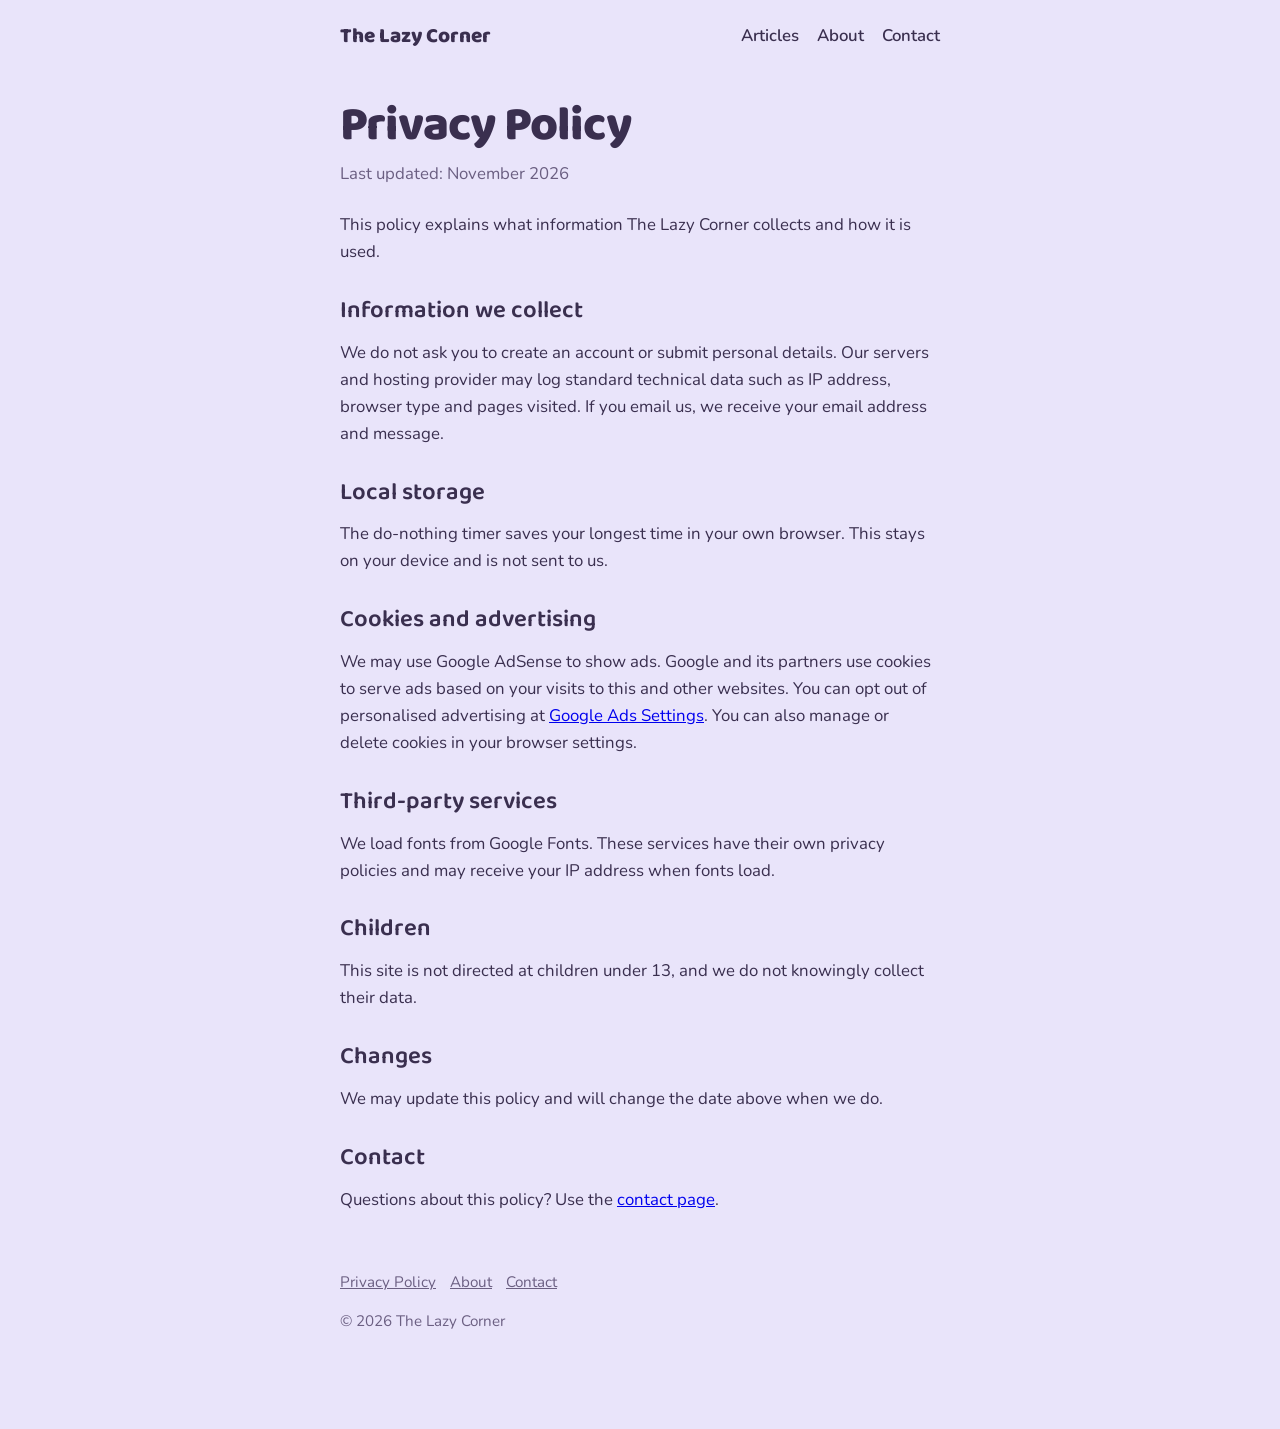
<file: privacy.html>
<!DOCTYPE html>
<html lang="en"><head>
<!-- Google Tag Manager -->
<script>(function(w,d,s,l,i){w[l]=w[l]||[];w[l].push({'gtm.start':
new Date().getTime(),event:'gtm.js'});var f=d.getElementsByTagName(s)[0],
j=d.createElement(s),dl=l!='dataLayer'?'&l='+l:'';j.async=true;j.src=
'https://www.googletagmanager.com/gtm.js?id='+i+dl;f.parentNode.insertBefore(j,f);
})(window,document,'script','dataLayer','GTM-PF8PZQJV');</script>
<!-- End Google Tag Manager -->
<meta charset="utf-8"><meta name="viewport" content="width=device-width, initial-scale=1, viewport-fit=cover">
<title>Privacy Policy | The Lazy Corner</title><meta name="description" content="How The Lazy Corner handles visitor data, cookies and advertising.">
<meta name="robots" content="index, follow, max-image-preview:large">
<link rel="canonical" href="https://letscrackitt.github.io/lazyaahh/privacy.html">
<meta name="theme-color" content="#E9E4FA">
<meta property="og:type" content="article">
<meta property="og:site_name" content="The Lazy Corner">
<meta property="og:title" content="Privacy Policy | The Lazy Corner">
<meta property="og:description" content="How The Lazy Corner handles visitor data, cookies and advertising.">
<meta property="og:url" content="https://letscrackitt.github.io/lazyaahh/privacy.html">
<meta name="twitter:card" content="summary">
<meta name="twitter:title" content="Privacy Policy | The Lazy Corner">
<meta name="twitter:description" content="How The Lazy Corner handles visitor data, cookies and advertising.">
<link rel="stylesheet" href="https://fonts.googleapis.com/css2?family=Baloo+2:wght@600;800&family=Nunito:wght@400;600&display=swap">
<link rel="stylesheet" href="style.css">
<!-- PASTE YOUR ADSENSE CODE HERE, after approval or when AdSense asks for it -->
</head><body>
<!-- Google Tag Manager (noscript) -->
<noscript><iframe src="https://www.googletagmanager.com/ns.html?id=GTM-PF8PZQJV" height="0" width="0" style="display:none;visibility:hidden"></iframe></noscript>
<!-- End Google Tag Manager (noscript) -->
<nav class="top" aria-label="Main"><a href="index.html">The Lazy Corner</a><a href="articles.html">Articles</a><a href="about.html">About</a><a href="contact.html">Contact</a></nav><main><article><h1>Privacy Policy</h1><p class="meta">Last updated: November 2026</p>
<p>This policy explains what information The Lazy Corner collects and how it is used.</p>
<h2>Information we collect</h2><p>We do not ask you to create an account or submit personal details. Our servers and hosting provider may log standard technical data such as IP address, browser type and pages visited. If you email us, we receive your email address and message.</p>
<h2>Local storage</h2><p>The do-nothing timer saves your longest time in your own browser. This stays on your device and is not sent to us.</p>
<h2>Cookies and advertising</h2><p>We may use Google AdSense to show ads. Google and its partners use cookies to serve ads based on your visits to this and other websites. You can opt out of personalised advertising at <a href="https://adssettings.google.com">Google Ads Settings</a>. You can also manage or delete cookies in your browser settings.</p>
<h2>Third-party services</h2><p>We load fonts from Google Fonts. These services have their own privacy policies and may receive your IP address when fonts load.</p>
<h2>Children</h2><p>This site is not directed at children under 13, and we do not knowingly collect their data.</p>
<h2>Changes</h2><p>We may update this policy and will change the date above when we do.</p>
<h2>Contact</h2><p>Questions about this policy? Use the <a href="contact.html">contact page</a>.</p></article><footer><a href="privacy.html">Privacy Policy</a><a href="about.html">About</a><a href="contact.html">Contact</a><p>© 2026 The Lazy Corner</p></footer></main></body></html>
</file>
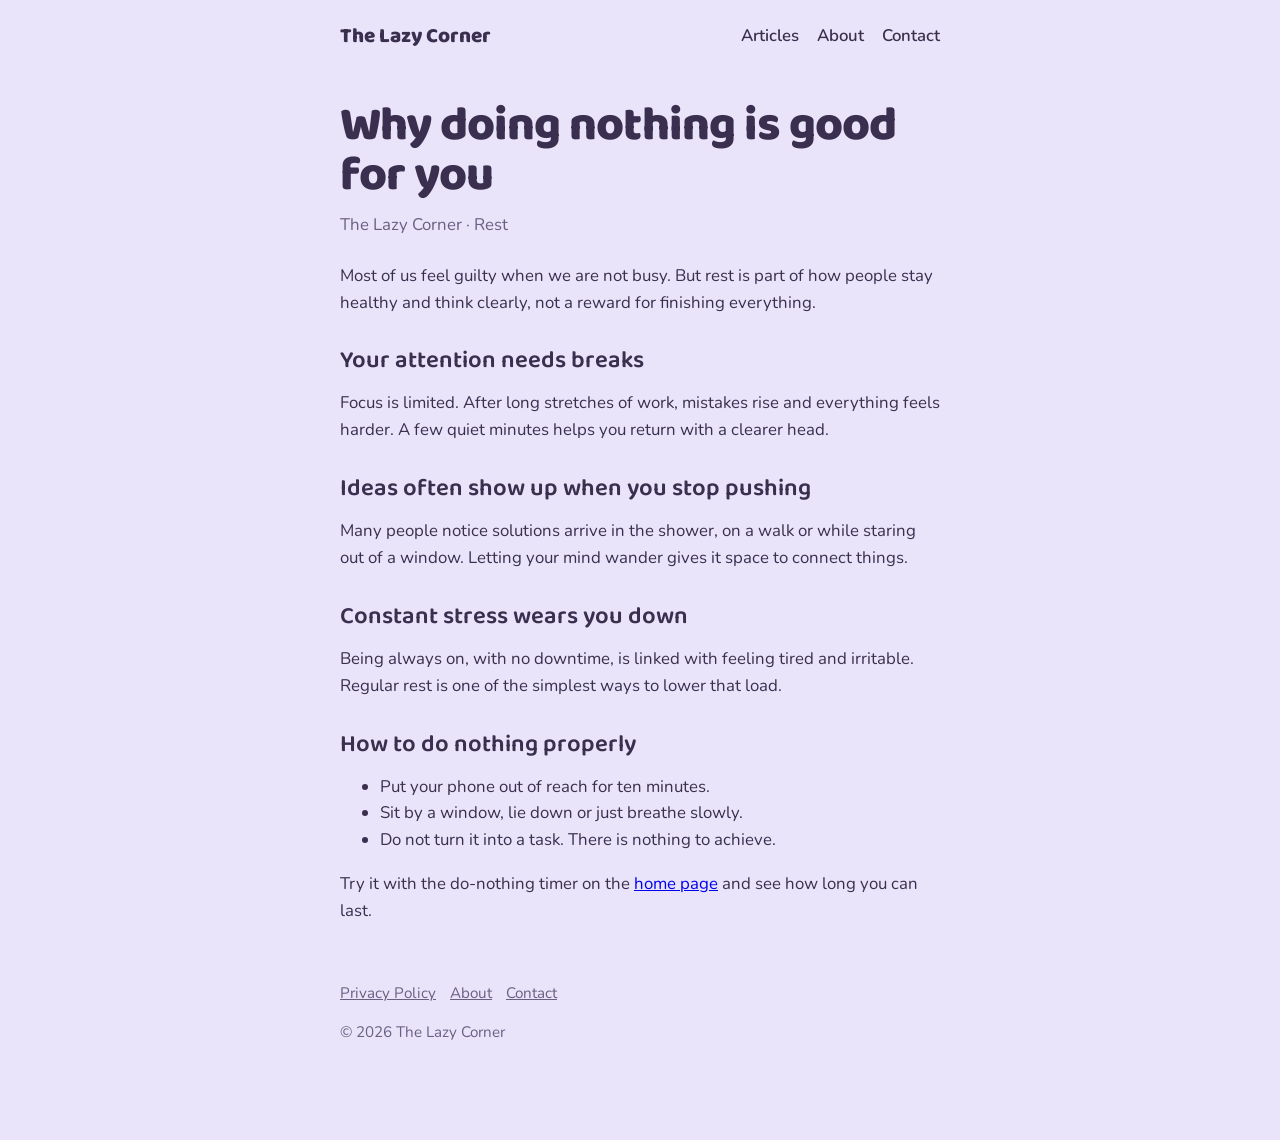
<file: why-rest-matters.html>
<!DOCTYPE html>
<html lang="en"><head>
<!-- Google Tag Manager -->
<script>(function(w,d,s,l,i){w[l]=w[l]||[];w[l].push({'gtm.start':
new Date().getTime(),event:'gtm.js'});var f=d.getElementsByTagName(s)[0],
j=d.createElement(s),dl=l!='dataLayer'?'&l='+l:'';j.async=true;j.src=
'https://www.googletagmanager.com/gtm.js?id='+i+dl;f.parentNode.insertBefore(j,f);
})(window,document,'script','dataLayer','GTM-PF8PZQJV');</script>
<!-- End Google Tag Manager -->
<meta charset="utf-8"><meta name="viewport" content="width=device-width, initial-scale=1, viewport-fit=cover">
<title>Why Doing Nothing Is Good for You | The Lazy Corner</title><meta name="description" content="Why rest and idle time help your focus, mood and creativity, and how to make room for them.">
<meta name="robots" content="index, follow, max-image-preview:large">
<link rel="canonical" href="https://letscrackitt.github.io/lazyaahh/why-rest-matters.html">
<meta name="theme-color" content="#E9E4FA">
<meta property="og:type" content="article">
<meta property="og:site_name" content="The Lazy Corner">
<meta property="og:title" content="Why Doing Nothing Is Good for You | The Lazy Corner">
<meta property="og:description" content="Why rest and idle time help your focus, mood and creativity, and how to make room for them.">
<meta property="og:url" content="https://letscrackitt.github.io/lazyaahh/why-rest-matters.html">
<meta name="twitter:card" content="summary">
<meta name="twitter:title" content="Why Doing Nothing Is Good for You | The Lazy Corner">
<meta name="twitter:description" content="Why rest and idle time help your focus, mood and creativity, and how to make room for them.">
<link rel="stylesheet" href="https://fonts.googleapis.com/css2?family=Baloo+2:wght@600;800&family=Nunito:wght@400;600&display=swap">
<link rel="stylesheet" href="style.css">
<!-- PASTE YOUR ADSENSE CODE HERE, after approval or when AdSense asks for it -->

<script type="application/ld+json">
{
  "@context": "https://schema.org",
  "@type": "Article",
  "headline": "Why Doing Nothing Is Good for You | The Lazy Corner",
  "description": "Why rest and idle time help your focus, mood and creativity, and how to make room for them.",
  "mainEntityOfPage": "https://letscrackitt.github.io/lazyaahh/why-rest-matters.html",
  "publisher": { "@type": "Organization", "name": "The Lazy Corner" },
  "inLanguage": "en"
}
</script>
</head><body>
<!-- Google Tag Manager (noscript) -->
<noscript><iframe src="https://www.googletagmanager.com/ns.html?id=GTM-PF8PZQJV" height="0" width="0" style="display:none;visibility:hidden"></iframe></noscript>
<!-- End Google Tag Manager (noscript) -->
<nav class="top" aria-label="Main"><a href="index.html">The Lazy Corner</a><a href="articles.html">Articles</a><a href="about.html">About</a><a href="contact.html">Contact</a></nav><main><article><h1>Why doing nothing is good for you</h1><p class="meta">The Lazy Corner · Rest</p>
<p>Most of us feel guilty when we are not busy. But rest is part of how people stay healthy and think clearly, not a reward for finishing everything.</p>
<h2>Your attention needs breaks</h2><p>Focus is limited. After long stretches of work, mistakes rise and everything feels harder. A few quiet minutes helps you return with a clearer head.</p>
<h2>Ideas often show up when you stop pushing</h2><p>Many people notice solutions arrive in the shower, on a walk or while staring out of a window. Letting your mind wander gives it space to connect things.</p>
<h2>Constant stress wears you down</h2><p>Being always on, with no downtime, is linked with feeling tired and irritable. Regular rest is one of the simplest ways to lower that load.</p>
<h2>How to do nothing properly</h2><ul><li>Put your phone out of reach for ten minutes.</li><li>Sit by a window, lie down or just breathe slowly.</li><li>Do not turn it into a task. There is nothing to achieve.</li></ul>
<p>Try it with the do-nothing timer on the <a href="index.html">home page</a> and see how long you can last.</p></article><footer><a href="privacy.html">Privacy Policy</a><a href="about.html">About</a><a href="contact.html">Contact</a><p>© 2026 The Lazy Corner</p></footer></main></body></html>
</file>
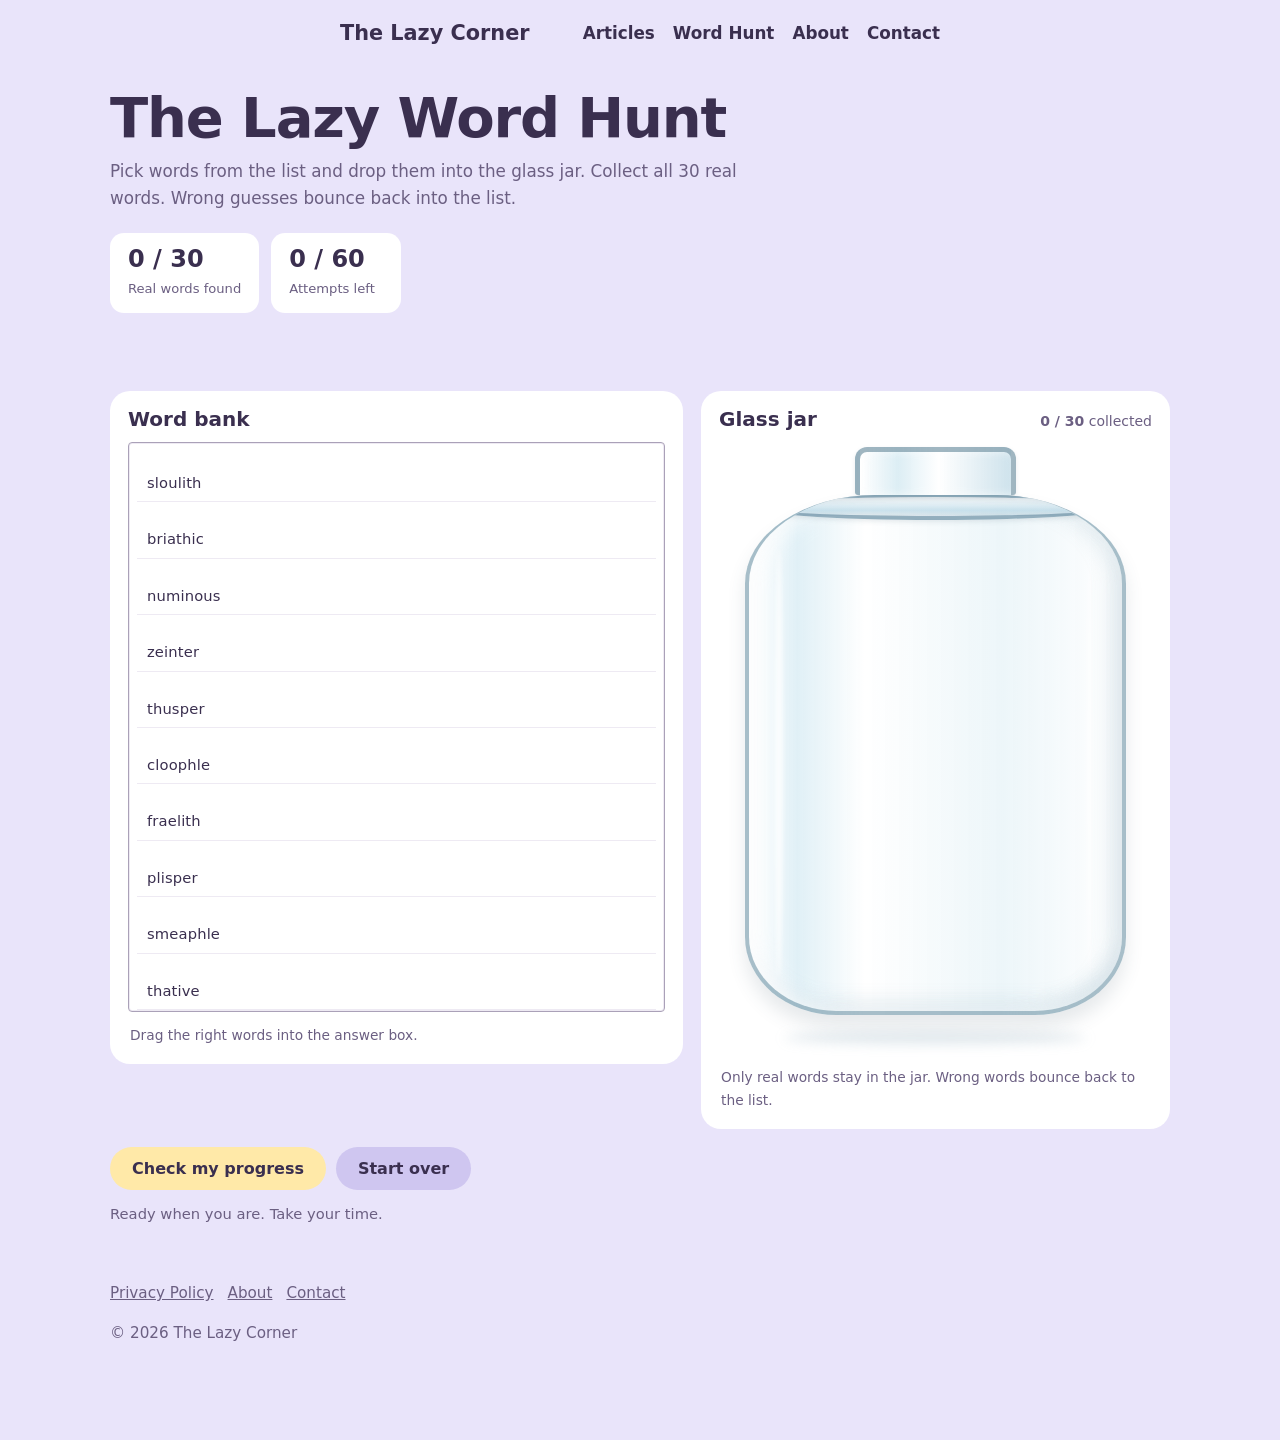
<file: word-hunt.html>
<!DOCTYPE html>
<html lang="en">
<head>
<meta charset="utf-8">
<meta name="viewport" content="width=device-width, initial-scale=1">
<title>The Lazy Word Hunt | The Lazy Corner</title>
<meta name="description" content="A delightfully difficult word hunt. Find 30 real English words hiding among a jumble of almost-believable impostors.">
<meta name="robots" content="index, follow">
<link rel="canonical" href="https://letscrackitt.github.io/lazyaahh/word-hunt.html">
<meta name="theme-color" content="#E9E4FA">
<link rel="stylesheet" href="style.css">
<style>
.word-game{max-width:1100px;margin:0 auto;padding:42px 20px 80px}
.word-game h1{font-size:clamp(2.2rem,7vw,3.5rem)}
.game-intro{color:var(--muted);max-width:650px;margin:10px 0 22px}
.game-stats{display:flex;gap:12px;flex-wrap:wrap;margin:22px 0}
.stat{background:var(--surface);border-radius:14px;padding:12px 18px;min-width:130px}
.stat strong{display:block;font-size:1.5rem;line-height:1.2}
.stat span{font-size:.82rem;color:var(--muted)}
.game-layout{display:grid;grid-template-columns:minmax(0,1.1fr) minmax(300px,.9fr);gap:18px;align-items:start}
.game-panel{background:var(--surface);border-radius:20px;padding:18px;min-width:0}
.panel-head{display:flex;justify-content:space-between;align-items:baseline;gap:8px;margin-bottom:12px}
.panel-head h2{margin:0;font-size:1.25rem}
.panel-head small{color:var(--muted)}
.word-game,.word-game *{-webkit-user-select:none;user-select:none}
.word-game ::selection{background:transparent;color:inherit}
.word-bank{height:570px;overflow-y:auto;overflow-x:hidden;overscroll-behavior:contain;display:flex;flex-flow:column nowrap;align-items:stretch;gap:5px;padding:8px;scrollbar-width:thin;scrollbar-color:#9b83c9 #eee9fa;background:#fff;border:1px solid #aaa1b8;border-radius:4px;box-shadow:inset 0 0 0 1px #eeeaf3}
.word-chip{flex:0 0 auto;width:100%;min-width:0;font:400 .92rem/1.25 system-ui,sans-serif;letter-spacing:.01em;color:var(--ink);background:transparent;border:0;border-bottom:1px solid #eeeaf3;border-radius:0;padding:9px 10px;cursor:grab;touch-action:none;user-select:none;text-align:left}

.word-chip:focus-visible,.answer-slot:focus-visible{outline:3px solid var(--ink);outline-offset:2px}

.word-chip.dragging{opacity:.25}\n.word-chip.bounce-back{animation:bounceBack .55s ease}\n@keyframes bounceBack{0%{background:#ffe7a8;transform:translateX(0)}45%{background:#ffe7a8;transform:translateX(12px)}100%{background:transparent;transform:translateX(0)}}\n.word-bank::-webkit-scrollbar{width:12px}.word-bank::-webkit-scrollbar-track{background:#eee9fa;border-radius:10px}.word-bank::-webkit-scrollbar-thumb{background:#9b83c9;border:3px solid #eee9fa;border-radius:10px}.word-bank::-webkit-scrollbar-thumb:hover{background:#765ca8}
.jar-stage{position:relative;height:610px;display:flex;flex-direction:column;align-items:center;justify-content:flex-start;padding-top:8px}
.jar-neck{position:absolute;z-index:4;top:3px;width:37%;height:48px;border:5px solid rgba(139,166,180,.82);border-bottom:0;border-radius:12px 12px 3px 3px;background:linear-gradient(90deg,rgba(255,255,255,.92),rgba(207,231,240,.72) 25%,rgba(255,255,255,.88) 52%,rgba(183,213,227,.68));box-shadow:inset 5px 0 8px #fff9,0 2px 4px #526f8020}
.glass-pot{position:relative;z-index:2;margin-top:43px;width:88%;height:520px;overflow:hidden;border:4px solid rgba(133,165,181,.72);border-top:0;border-radius:34% 34% 24% 24% / 17% 17% 15% 15%;background:linear-gradient(90deg,rgba(255,255,255,.9) 0%,rgba(202,229,240,.58) 13%,rgba(255,255,255,.34) 31%,rgba(207,231,240,.38) 68%,rgba(255,255,255,.88) 100%);box-shadow:inset 13px 0 20px rgba(255,255,255,.82),inset -12px 0 19px rgba(107,148,170,.18),inset 0 -12px 18px rgba(111,151,171,.12),0 12px 18px rgba(61,83,104,.13)}
.glass-pot:before{content:"";position:absolute;z-index:5;left:0;right:0;top:-2px;height:19px;border:4px solid rgba(125,158,176,.82);border-radius:50%;background:linear-gradient(180deg,#ffffff 0%,rgba(186,216,230,.75) 70%,rgba(126,161,180,.22));box-shadow:inset 0 3px 5px rgba(89,123,141,.18),0 2px 5px #536e7d25}
.glass-pot:after{content:"";position:absolute;z-index:3;left:7%;top:54px;bottom:34px;width:8px;border-radius:50%;background:rgba(255,255,255,.75);filter:blur(2px);pointer-events:none}
.jar-shine{position:absolute;z-index:3;right:8%;top:65px;bottom:38px;width:5px;border-radius:50%;background:rgba(255,255,255,.6);filter:blur(2px);pointer-events:none}
.answer-list{position:absolute;z-index:2;inset:54px 18px 20px;display:flex;align-content:flex-end;align-items:flex-end;justify-content:center;flex-wrap:wrap;gap:7px;overflow-y:auto;overflow-x:hidden;padding:12px 8px 10px;scrollbar-width:thin;scrollbar-color:#8baec1 transparent}
.jar-chip{position:relative;z-index:2;padding:7px 10px;border:1px solid rgba(78,145,105,.55);border-radius:18px;background:linear-gradient(145deg,rgba(224,255,232,.94),rgba(167,222,184,.82));color:#176b32;font:700 .78rem/1.15 system-ui,sans-serif;box-shadow:0 3px 7px rgba(38,94,56,.12);animation:dropIntoJar .35s ease-out}
@keyframes dropIntoJar{0%{transform:translateY(-35px) rotate(-8deg);opacity:0}70%{transform:translateY(5px) rotate(3deg)}100%{transform:translateY(0) rotate(0);opacity:1}}
.jar-base{position:absolute;z-index:1;bottom:9px;width:70%;height:14px;border-radius:50%;background:rgba(133,165,181,.22);filter:blur(6px)}
.game-note{color:var(--muted);font-size:.86rem;margin:12px 2px 0}
.game-actions{display:flex;gap:10px;align-items:center;flex-wrap:wrap;margin-top:18px}
.game-actions button{margin:0}
.game-actions .plain{background:var(--pillow)}
.game-message{min-height:1.5em;color:var(--muted);font-size:.92rem;margin-top:12px}
.drag-ghost{position:fixed;z-index:9999;pointer-events:none;padding:10px 15px;background:var(--surface);border:1px solid var(--ink);border-radius:8px;box-shadow:0 8px 24px #0002;font:400 .95rem system-ui,sans-serif;transform:translate(-50%,-50%)}

@media(max-width:720px){.word-game{padding:32px 14px 60px}.game-layout{grid-template-columns:1fr}.word-bank{height:340px;display:flex;flex-flow:column nowrap;overflow-y:auto;overflow-x:hidden}.jar-stage{height:570px}.glass-pot{height:480px;width:90%}.answer-list{inset:50px 14px 18px}.game-panel{padding:14px}}
@media(prefers-reduced-motion:no-preference){.answer-slot{transition:background .15s,border-color .15s}.word-chip{transition:opacity .15s,border-color .15s}}
</style>
</head>
<body>
<nav class="top" aria-label="Main"><a href="index.html">The Lazy Corner</a><a href="articles.html">Articles</a><a href="word-hunt.html" aria-current="page">Word Hunt</a><a href="about.html">About</a><a href="contact.html">Contact</a></nav>
<main class="word-game">
  <h1>The Lazy Word Hunt</h1>
  <p class="game-intro">Pick words from the list and drop them into the glass jar. Collect all 30 real words. Wrong guesses bounce back into the list.</p>
  <div class="game-stats" aria-live="polite">
    <div class="stat"><strong id="foundCount">0 / 30</strong><span>Real words found</span></div>
    
    <div class="stat"><strong id="attemptCount">0 / 60</strong><span>Attempts left</span></div>
  </div>
  <div class="game-layout">
    <section class="game-panel" aria-label="Word bank">
      <div class="panel-head"><h2>Word bank</h2></div>
      <div class="word-bank" id="wordBank"></div>
      <p class="game-note">Drag the right words into the answer box.</p>
    </section>
    <section class="game-panel" aria-label="Glass jar">
      <div class="panel-head"><h2>Glass jar</h2><small><strong id="jarCount">0 / 30</strong> collected</small></div>
      <div class="jar-stage"><div class="jar-neck"></div><div class="glass-pot" id="glassPot" aria-label="Glass jar. Drop real words inside to collect them."><div class="jar-shine"></div><div class="answer-list" id="answerList"></div></div><div class="jar-base"></div></div>
      <p class="game-note">Only real words stay in the jar. Wrong words bounce back to the list.</p>
    </section>
  </div>
  <div class="game-actions">
    <button type="button" id="checkBtn">Check my progress</button>
    <button type="button" class="plain" id="resetBtn">Start over</button>
  </div>
  <p class="game-message" id="gameMessage" role="status" aria-live="polite">Ready when you are. Take your time.</p>
  <footer><a href="privacy.html">Privacy Policy</a><a href="about.html">About</a><a href="contact.html">Contact</a><p>© 2026 The Lazy Corner</p></footer>
</main>
<script>
(function(){
  'use strict';
  var answers = [
    'languor','petrichor','quiescent','sonder','ephemeral','halcyon','ineffable','solivagant','ethereal','serendipity',
    'mellifluous','gloaming','resplendent','vellichor','taciturn','pensive','euphoria','reverie','limerence','numinous',
    'ebullient','incandescent','tranquil','elusive','idyllic','somnolent','eloquent','serene','nostalgia','apricity'
  ];
  var onsets=['br','cl','dr','fl','fr','gl','gr','pl','pr','sl','sm','sn','sp','st','tr','tw','v','w','bl','cr','d','m','n','sk','th','vr','z'];
  var middles=['a','e','i','o','u','ae','ai','ea','ei','ia','io','oo','ou'];
  var endings=['bble','dle','fren','gish','lune','mber','nish','phle','rish','sper','tive','vish','zle','nter','lith','mick','dren','flet','glen','mish','phel','rune','sque','thic','vane','wick','zick'];
  var realSet=new Set(answers);
  var fakeSet=new Set();
  while(fakeSet.size<470){
    var a=onsets[Math.floor(Math.random()*onsets.length)];
    var b=middles[Math.floor(Math.random()*middles.length)];
    var c=endings[Math.floor(Math.random()*endings.length)];
    var word=a+b+c;
    if(word.length>=5 && word.length<=10 && !realSet.has(word) && !fakeSet.has(word)) fakeSet.add(word);
  }
  var words=Array.from(fakeSet).concat(answers);
  for(var i=words.length-1;i>0;i--){var j=Math.floor(Math.random()*(i+1));var tmp=words[i];words[i]=words[j];words[j]=tmp;}
  var bank=document.getElementById('wordBank'), answerList=document.getElementById('answerList'), glassPot=document.getElementById('glassPot');
  var foundCount=document.getElementById('foundCount'), jarCount=document.getElementById('jarCount');
  var message=document.getElementById('gameMessage'), wrong=0, attempts=0, found=new Set(), used=new Set(), ghost=null, activeWord=null, audioCtx=null;
  function makeBank(){
    bank.innerHTML='';
    words.forEach(function(word,index){
      var item=document.createElement('button');
      item.type='button';item.className='word-chip';item.textContent=word;item.draggable=true;item.dataset.word=word;item.dataset.index=index;
      item.setAttribute('aria-label','Drag or select word '+word);
      item.addEventListener('dragstart',function(e){if(used.has(word)){e.preventDefault();return;}unlockAudio();playDragSound();activeWord=word;e.dataTransfer.setData('text/plain',word);e.dataTransfer.effectAllowed='copy';});
      item.addEventListener('click',function(){if(used.has(word))return;activeWord=word;message.textContent='Selected “'+word+'”. Drop it into the glass jar.';});
      item.addEventListener('pointerdown',function(e){
        if(used.has(word))return;unlockAudio();if(e.pointerType==='mouse')return;playDragSound();
        activeWord=word;item.classList.add('dragging');
        ghost=document.createElement('div');ghost.className='drag-ghost';ghost.textContent=word;document.body.appendChild(ghost);moveGhost(e.clientX,e.clientY);
        function move(ev){moveGhost(ev.clientX,ev.clientY);}
        function end(ev){document.removeEventListener('pointermove',move);document.removeEventListener('pointerup',end);item.classList.remove('dragging');var target=document.elementFromPoint(ev.clientX,ev.clientY);if(target&&glassPot.contains(target))place(word);if(ghost){ghost.remove();ghost=null;}}
        document.addEventListener('pointermove',move);document.addEventListener('pointerup',end);
      });
      bank.appendChild(item);
    });
  }
  function moveGhost(x,y){if(ghost){ghost.style.left=x+'px';ghost.style.top=y+'px';}}
  function makeSlots(){answerList.innerHTML='';}
  function unlockAudio(){
    try{var AC=window.AudioContext||window.webkitAudioContext;if(!AC)return;if(!audioCtx)audioCtx=new AC();if(audioCtx.state==='suspended')audioCtx.resume();}catch(e){}
  }
  function playDragSound(){
    try{unlockAudio();if(!audioCtx)return;var now=audioCtx.currentTime,osc=audioCtx.createOscillator(),gain=audioCtx.createGain();
      osc.type='sine';osc.frequency.setValueAtTime(620,now);osc.frequency.exponentialRampToValueAtTime(880,now+.09);
      gain.gain.setValueAtTime(.0001,now);gain.gain.exponentialRampToValueAtTime(.14,now+.012);gain.gain.exponentialRampToValueAtTime(.0001,now+.18);
      osc.connect(gain);gain.connect(audioCtx.destination);osc.start(now);osc.stop(now+.19);
    }catch(e){}
  }
  function playDropSound(correct){
    try{
      var AudioContext=window.AudioContext||window.webkitAudioContext;
      if(!AudioContext)return;
      if(!audioCtx)audioCtx=new AudioContext();
      if(audioCtx.state==='suspended')audioCtx.resume();
      var now=audioCtx.currentTime;
      if(correct){
        [523.25,783.99,1046.5].forEach(function(freq,i){
          var osc=audioCtx.createOscillator(),gain=audioCtx.createGain();
          osc.type='sine';osc.frequency.value=freq;
          gain.gain.setValueAtTime(.0001,now+i*.075);
          gain.gain.exponentialRampToValueAtTime(.28,now+i*.075+.018);
          gain.gain.exponentialRampToValueAtTime(.0001,now+i*.075+.42);
          osc.connect(gain);gain.connect(audioCtx.destination);
          osc.start(now+i*.075);osc.stop(now+i*.075+.44);
        });
      }else{
        var osc=audioCtx.createOscillator(),gain=audioCtx.createGain();osc.type='sawtooth';
        osc.frequency.setValueAtTime(190,now);osc.frequency.exponentialRampToValueAtTime(65,now+.32);
        gain.gain.setValueAtTime(.0001,now);gain.gain.exponentialRampToValueAtTime(.34,now+.015);gain.gain.exponentialRampToValueAtTime(.0001,now+.38);
        osc.connect(gain);gain.connect(audioCtx.destination);osc.start(now);osc.stop(now+.4);
      }
    }catch(e){}
  }
  function place(word){
    if(!word||found.has(word))return;
    if(attempts>=60){message.textContent='That was your 60th attempt! Start over to play again.';return;}
    attempts++;document.getElementById('attemptCount').textContent=attempts+' / 60';
    var correct=realSet.has(word);
    if(correct){
      found.add(word);used.add(word);
      var chip=document.createElement('span');chip.className='jar-chip';chip.textContent=word;chip.setAttribute('aria-label','Collected word '+word);
      answerList.appendChild(chip);
      message.textContent='Lovely! “'+word+'” dropped into the jar.';
    }else{
      wrong++;
      message.textContent='BZZT! “'+word+'” is not one of the hidden words. Back to the list!';
      var item=Array.from(bank.querySelectorAll('.word-chip')).find(function(el){return el.dataset.word===word;});
      if(item){item.classList.remove('bounce-back');void item.offsetWidth;item.classList.add('bounce-back');}
    }
    playDropSound(correct);updateStats();
    if(found.size===30)message.textContent='You collected all 30! The jar is full. Lovely work.';else if(attempts===60)message.textContent='That was your 60th attempt! You found '+found.size+' of 30. Start over to try again.';
  }
  function updateStats(){foundCount.textContent=found.size+' / 30';jarCount.textContent=found.size+' / 30';}
  document.getElementById('checkBtn').addEventListener('click',function(){message.textContent=found.size===30?'You collected all 30! The jar is full.':'The jar has '+found.size+' of 30 real words. Keep hunting!';});
  document.getElementById('resetBtn').addEventListener('click',function(){
    if(!window.confirm('Start a fresh hunt? Your current answers will be cleared.'))return;
    wrong=0;attempts=0;found.clear();used.clear();activeWord=null;
    words=Array.from(fakeSet).concat(answers);for(var i=words.length-1;i>0;i--){var j=Math.floor(Math.random()*(i+1));var t=words[i];words[i]=words[j];words[j]=t;}
    document.getElementById('attemptCount').textContent='0 / 60';message.textContent='A fresh shuffle. Good luck.';makeBank();makeSlots();updateStats();
  });
  glassPot.addEventListener('dragover',function(e){e.preventDefault();});
  glassPot.addEventListener('drop',function(e){e.preventDefault();var word=e.dataTransfer.getData('text/plain')||activeWord;if(word)place(word);activeWord=null;});
  glassPot.addEventListener('click',function(){if(activeWord){place(activeWord);activeWord=null;}});
  makeBank();makeSlots();updateStats();
})();
</script>
</body>
</html>
</file>
<file: style.css>
:root{
  --bg:#E9E4FA; --surface:#FFFFFF; --ink:#3A2F4F; --muted:#6B5F82;
  --pillow:#CFC6F0; --peach:#FFC9B5; --mint:#BFE3D0; --butter:#FFE9A8;
  box-sizing:border-box;
  padding-top:env(safe-area-inset-top,0px); padding-bottom:env(safe-area-inset-bottom,0px);
}
@media (prefers-color-scheme:dark){
  :root:not([data-theme="light"]){--bg:#241D33;--surface:#322A46;--ink:#F1ECFF;--muted:#B7ABD1;--pillow:#4A3F6B;--peach:#7A5A55;--mint:#3F6155;--butter:#7A6A3A}
}
:root[data-theme="dark"]{--bg:#241D33;--surface:#322A46;--ink:#F1ECFF;--muted:#B7ABD1;--pillow:#4A3F6B;--peach:#7A5A55;--mint:#3F6155;--butter:#7A6A3A}
html{scroll-padding-top:env(safe-area-inset-top,0px)}
*{box-sizing:border-box}
body{margin:0;background:var(--bg);color:var(--ink);font:400 1.05rem/1.6 Nunito,system-ui,sans-serif;transition:background 1.5s,color 1.5s}
main{max-width:640px;margin:0 auto;padding:48px 20px 80px}
h1,h2{font-family:"Baloo 2",system-ui,sans-serif;line-height:1.05;margin:0}
h1{font-size:clamp(2.6rem,10vw,4.4rem);font-weight:800;letter-spacing:-.02em}
h2{font-size:1.5rem;font-weight:600;margin-bottom:6px}
.lead{color:var(--muted);margin:12px 0 28px;max-width:34ch}
.couch{background:var(--pillow);border-radius:40px 40px 18px 18px;padding:32px 24px 28px;text-align:center;position:relative}
.couch::after{content:"";position:absolute;left:18px;right:18px;bottom:-14px;height:14px;background:var(--peach);border-radius:0 0 14px 14px}
.timer{font:800 clamp(3.4rem,16vw,5.5rem)/1 "Baloo 2",system-ui,sans-serif;font-variant-numeric:tabular-nums}
.status{margin:6px 0 0;color:var(--muted);min-height:1.6em}
.best{margin:14px 0 0;font-weight:600}
section{margin-top:56px}
.card{background:var(--surface);border-radius:22px;padding:22px}
button{font:600 1rem Nunito,system-ui,sans-serif;color:var(--ink);background:var(--butter);border:0;border-radius:999px;padding:12px 22px;cursor:pointer;margin-top:14px}
button:hover{filter:brightness(.96)}
button:focus-visible{outline:3px solid var(--ink);outline-offset:3px}
.excuse{font:600 1.35rem/1.35 "Baloo 2",system-ui,sans-serif;min-height:3.2em;margin:4px 0 0}
.tmr{display:flex;align-items:center;gap:16px;flex-wrap:wrap}
.tmr .n{font:800 2.4rem/1 "Baloo 2",system-ui,sans-serif;background:var(--mint);border-radius:18px;padding:10px 18px;min-width:72px;text-align:center}
footer{margin-top:56px;color:var(--muted);font-size:.95rem}
.nap{position:fixed;inset:0;background:#120D1F;color:#CFC6F0;display:none;flex-direction:column;align-items:center;justify-content:center;gap:8px;z-index:20;text-align:center;padding:24px}
.nap.on{display:flex}
.nap b{font:800 3rem "Baloo 2",system-ui,sans-serif}
.nap .z{animation:fl 3s ease-in-out infinite}
@keyframes fl{50%{transform:translateY(-12px);opacity:.5}}
@media (prefers-reduced-motion:reduce){.nap .z{animation:none}body{transition:none}}

.top{max-width:640px;margin:0 auto;padding:20px 20px 0;display:flex;gap:18px;flex-wrap:wrap;align-items:center}
.top a{color:var(--ink);text-decoration:none;font-weight:600}
.top a:first-child{font:800 1.3rem "Baloo 2",system-ui,sans-serif;margin-right:auto}
.top a:hover,footer a:hover{text-decoration:underline}
.top a:focus-visible,footer a:focus-visible,.list a:focus-visible{outline:3px solid var(--ink);outline-offset:3px}
article h1{font-size:clamp(2rem,8vw,3rem)}
article h2{margin-top:32px}
article p,article li{max-width:62ch}
.meta{color:var(--muted);margin:10px 0 24px}
.list a{display:block;background:var(--surface);color:var(--ink);text-decoration:none;border-radius:22px;padding:18px 22px;margin-top:14px}
.list b{font:600 1.25rem "Baloo 2",system-ui,sans-serif;display:block}
.list span{color:var(--muted)}
footer a{color:var(--muted);margin-right:14px}
</file>
